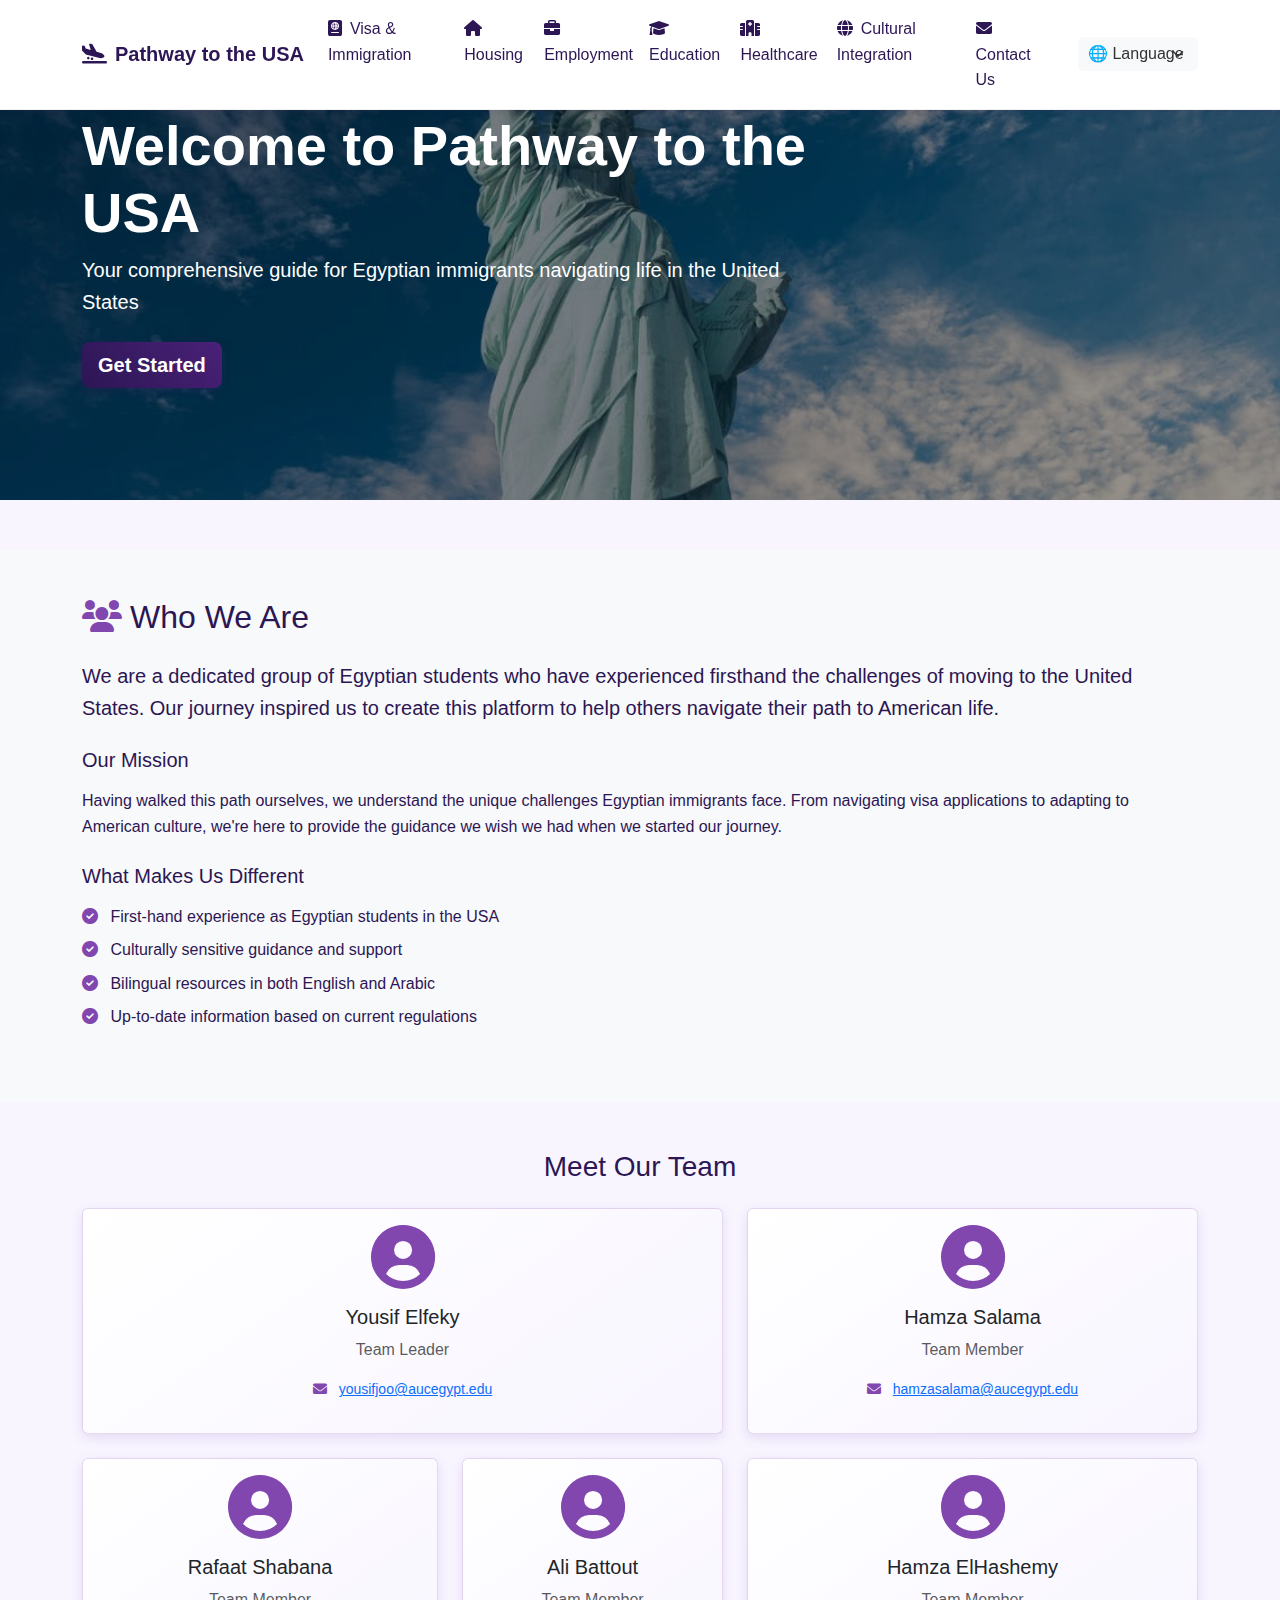
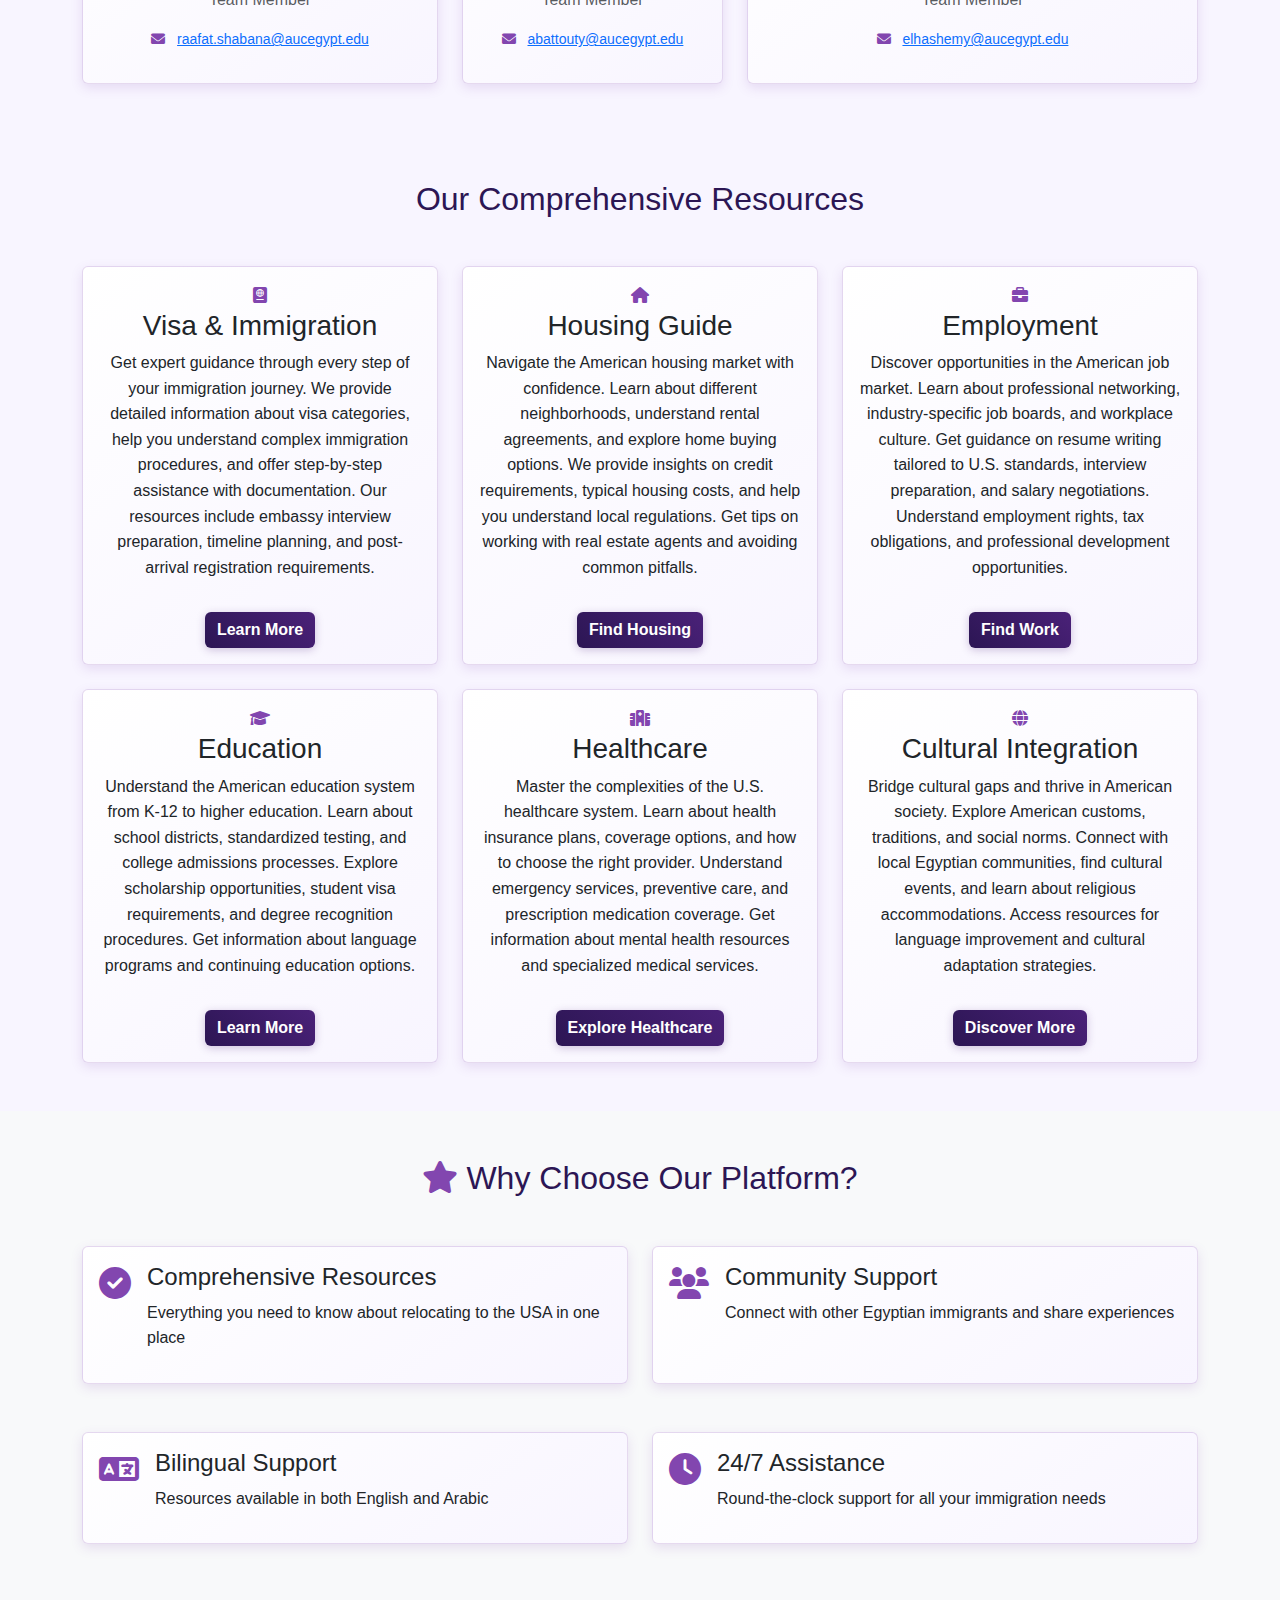
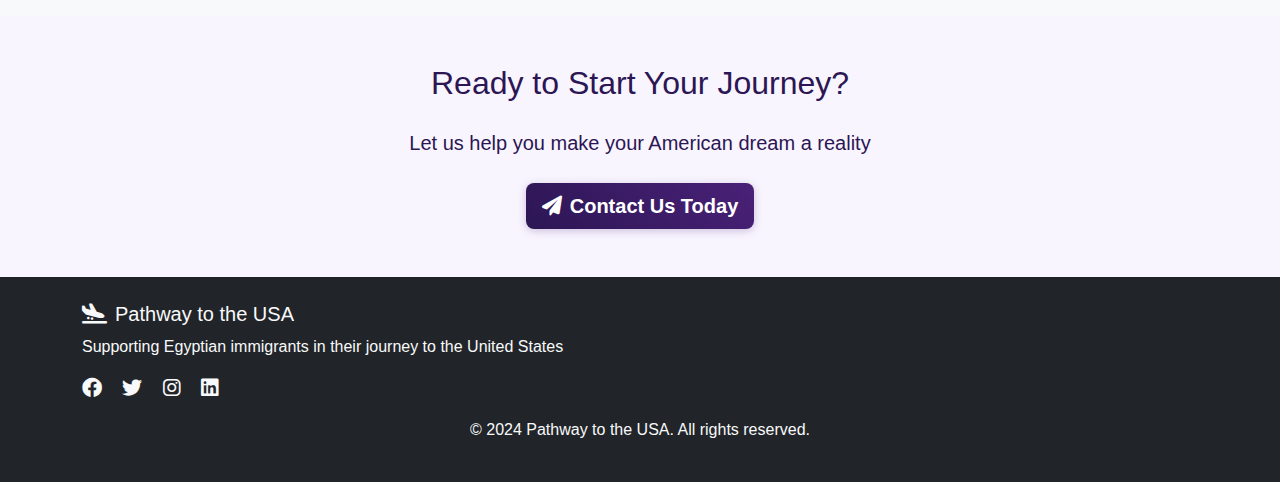
<file: index.html>
<!DOCTYPE html>
<html lang="en">
<head>
    <meta charset="UTF-8">
    <meta name="viewport" content="width=device-width, initial-scale=1.0">
    <title>Pathway to the USA - Your Guide to American Life</title>
    <link href="https://cdn.jsdelivr.net/npm/bootstrap@5.3.0/dist/css/bootstrap.min.css" rel="stylesheet">
    <link href="css/custom.css" rel="stylesheet">
    <link rel="stylesheet" href="https://cdnjs.cloudflare.com/ajax/libs/font-awesome/6.0.0/css/all.min.css">
</head>
<body>
    <!-- Navigation Bar -->
    <nav class="navbar navbar-expand-lg navbar-light bg-light fixed-top">
        <div class="container">
            <a class="navbar-brand" href="#">
                <i class="fas fa-plane-arrival me-2"></i>Pathway to the USA
            </a>
            <button class="navbar-toggler" type="button" data-bs-toggle="collapse" data-bs-target="#navbarNav">
                <span class="navbar-toggler-icon"></span>
            </button>
            <div class="collapse navbar-collapse" id="navbarNav">
                <ul class="navbar-nav ms-auto">
                    <li class="nav-item">
                        <a class="nav-link" href="pages/visa.html">
                            <i class="fas fa-passport me-2"></i>Visa & Immigration
                        </a>
                    </li>
                    <li class="nav-item">
                        <a class="nav-link" href="pages/housing.html">
                            <i class="fas fa-home me-2"></i>Housing
                        </a>
                    </li>
                    <li class="nav-item">
                        <a class="nav-link" href="pages/employment.html">
                            <i class="fas fa-briefcase me-2"></i>Employment
                        </a>
                    </li>
                    <li class="nav-item">
                        <a class="nav-link" href="pages/education.html">
                            <i class="fas fa-graduation-cap me-2"></i>Education
                        </a>
                    </li>
                    <li class="nav-item">
                        <a class="nav-link" href="pages/healthcare.html">
                            <i class="fas fa-hospital me-2"></i>Healthcare
                        </a>
                    </li>
                    <li class="nav-item">
                        <a class="nav-link" href="pages/culture.html">
                            <i class="fas fa-globe me-2"></i>Cultural Integration
                        </a>
                    </li>
                    <li class="nav-item">
                        <a class="nav-link" href="pages/contact.html">
                            <i class="fas fa-envelope me-2"></i>Contact Us
                        </a>
                    </li>
                </ul>
                <div class="language-selector ms-3">
                    <select onchange="window.location.href=this.value;" class="form-select form-select-sm bg-light border-0">
                        <option value="#">🌐 Language</option>
                        <option value="https://translate.google.com/translate?hl=en&sl=en&tl=ar&u=https://yousif-elfeky.github.io/pathways-us-website/index.html">
                            🇪🇬 العربية
                        </option>
                        <option value="https://yousif-elfeky.github.io/pathways-us-website/index.html">
                            🇺🇸 English
                        </option>
                    </select>
                </div>
            </div>
        </div>
    </nav>

    <!-- Hero Section -->
    <header class="hero-section main-hero">
        <div class="container">
            <div class="row align-items-center">
                <div class="col-lg-8">
                    <h1 class="display-4 text-white fw-bold">Welcome to Pathway to the USA</h1>
                    <p class="lead text-white mb-4">Your comprehensive guide for Egyptian immigrants navigating life in the United States</p>
                    <a href="#features" class="btn btn-primary btn-lg">Get Started</a>
                </div>
            </div>
        </div>
    </header>

    <!-- After Hero Section and before Features Section -->
    <section class="who-we-are py-5 bg-light">
        <div class="container">
            <div class="row align-items-center">
                <div class="col-lg-12">
                    <h2 class="mb-4">
                        <i class="fas fa-users text-primary me-2"></i>Who We Are
                    </h2>
                    <p class="lead mb-4">
                        We are a dedicated group of Egyptian students who have experienced firsthand the challenges of moving to the United States. Our journey inspired us to create this platform to help others navigate their path to American life.
                    </p>
                    <div class="mb-4">
                        <h5 class="mb-3">Our Mission</h5>
                        <p>
                            Having walked this path ourselves, we understand the unique challenges Egyptian immigrants face. From navigating visa applications to adapting to American culture, we're here to provide the guidance we wish we had when we started our journey.
                        </p>
                    </div>
                    <div class="mb-4">
                        <h5 class="mb-3">What Makes Us Different</h5>
                        <ul class="list-unstyled">
                            <li class="mb-2">
                                <i class="fas fa-check-circle text-primary me-2"></i>
                                First-hand experience as Egyptian students in the USA
                            </li>
                            <li class="mb-2">
                                <i class="fas fa-check-circle text-primary me-2"></i>
                                Culturally sensitive guidance and support
                            </li>
                            <li class="mb-2">
                                <i class="fas fa-check-circle text-primary me-2"></i>
                                Bilingual resources in both English and Arabic
                            </li>
                            <li>
                                <i class="fas fa-check-circle text-primary me-2"></i>
                                Up-to-date information based on current regulations
                            </li>
                        </ul>
                    </div>
                </div>
            </div>
        </div>
    </section>

    <div class="container">
        <div id="team" class="team-members mt-5 mb-5">
            <h3 class="text-center mb-4">Meet Our Team</h3>
            <div class="row g-4">
                <!-- First row: 2 members with different sizes -->
                <div class="col-md-7">
                    <div class="card team-card h-100">
                        <div class="card-body text-center">
                            <div class="mb-3">
                                <i class="fas fa-user-circle fa-4x text-primary"></i>
                            </div>
                            <h5 class="card-title">Yousif Elfeky</h5>
                            <p class="card-text text-muted">Team Leader</p>
                            <p class="small">
                                <i class="fas fa-envelope me-2"></i>
                                <a href="mailto:yousifjoo@aucegypt.edu">yousifjoo@aucegypt.edu</a>
                            </p>
                        </div>
                    </div>
                </div>
                <div class="col-md-5">
                    <div class="card team-card h-100">
                        <div class="card-body text-center">
                            <div class="mb-3">
                                <i class="fas fa-user-circle fa-4x text-primary"></i>
                            </div>
                            <h5 class="card-title">Hamza Salama</h5>
                            <p class="card-text text-muted">Team Member</p>
                            <p class="small">
                                <i class="fas fa-envelope me-2"></i>
                                <a href="mailto:hamzasalama@aucegypt.edu">hamzasalama@aucegypt.edu</a>
                            </p>
                        </div>
                    </div>
                </div>
                <!-- Second row: 3 members with different sizes -->
                <div class="col-md-4">
                    <div class="card team-card h-100">
                        <div class="card-body text-center">
                            <div class="mb-3">
                                <i class="fas fa-user-circle fa-4x text-primary"></i>
                            </div>
                            <h5 class="card-title">Rafaat Shabana</h5>
                            <p class="card-text text-muted">Team Member</p>
                            <p class="small">
                                <i class="fas fa-envelope me-2"></i>
                                <a href="mailto:raafat.shabana@aucegypt.edu">raafat.shabana@aucegypt.edu</a>
                            </p>
                        </div>
                    </div>
                </div>
                <div class="col-md-3">
                    <div class="card team-card h-100">
                        <div class="card-body text-center">
                            <div class="mb-3">
                                <i class="fas fa-user-circle fa-4x text-primary"></i>
                            </div>
                            <h5 class="card-title">Ali Battout</h5>
                            <p class="card-text text-muted">Team Member</p>
                            <p class="small">
                                <i class="fas fa-envelope me-2"></i>
                                <a href="mailto:abattouty@aucegypt.edu">abattouty@aucegypt.edu</a>
                            </p>
                        </div>
                    </div>
                </div>
                <div class="col-md-5">
                    <div class="card team-card h-100">
                        <div class="card-body text-center">
                            <div class="mb-3">
                                <i class="fas fa-user-circle fa-4x text-primary"></i>
                            </div>
                            <h5 class="card-title">Hamza ElHashemy</h5>
                            <p class="card-text text-muted">Team Member</p>
                            <p class="small">
                                <i class="fas fa-envelope me-2"></i>
                                <a href="mailto:elhashemy@aucegypt.edu">elhashemy@aucegypt.edu</a>
                            </p>
                        </div>
                    </div>
                </div>
            </div>
        </div>
    </div>

    <main>
        <!-- Features Section -->
        <section id="features" class="features py-5 position-relative">
            <div class="container">
                <h2 class="text-center mb-5">Our Comprehensive Resources</h2>
                <div class="row g-4">
                    <!-- Visa & Immigration -->
                    <div class="col-md-6 col-lg-4">
                        <div class="card h-100">
                            <div class="card-body text-center">
                                <i class="fas fa-passport feature-icon"></i>
                                <h3 class="card-title">Visa & Immigration</h3>
                                <p class="card-text">
                                    Get expert guidance through every step of your immigration journey. We provide detailed information about visa categories, help you understand complex immigration procedures, and offer step-by-step assistance with documentation. Our resources include embassy interview preparation, timeline planning, and post-arrival registration requirements.
                                </p>
                                <a href="pages/visa.html" class="btn btn-primary mt-3">Learn More</a>
                            </div>
                        </div>
                    </div>

                    <!-- Housing -->
                    <div class="col-md-6 col-lg-4">
                        <div class="card h-100">
                            <div class="card-body text-center">
                                <i class="fas fa-home feature-icon"></i>
                                <h3 class="card-title">Housing Guide</h3>
                                <p class="card-text">
                                    Navigate the American housing market with confidence. Learn about different neighborhoods, understand rental agreements, and explore home buying options. We provide insights on credit requirements, typical housing costs, and help you understand local regulations. Get tips on working with real estate agents and avoiding common pitfalls.
                                </p>
                                <a href="pages/housing.html" class="btn btn-primary mt-3">Find Housing</a>
                            </div>
                        </div>
                    </div>

                    <!-- Employment -->
                    <div class="col-md-6 col-lg-4">
                        <div class="card h-100">
                            <div class="card-body text-center">
                                <i class="fas fa-briefcase feature-icon"></i>
                                <h3 class="card-title">Employment</h3>
                                <p class="card-text">
                                    Discover opportunities in the American job market. Learn about professional networking, industry-specific job boards, and workplace culture. Get guidance on resume writing tailored to U.S. standards, interview preparation, and salary negotiations. Understand employment rights, tax obligations, and professional development opportunities.
                                </p>
                                <a href="pages/employment.html" class="btn btn-primary mt-3">Find Work</a>
                            </div>
                        </div>
                    </div>

                    <!-- Education -->
                    <div class="col-md-6 col-lg-4">
                        <div class="card h-100">
                            <div class="card-body text-center">
                                <i class="fas fa-graduation-cap feature-icon"></i>
                                <h3 class="card-title">Education</h3>
                                <p class="card-text">
                                    Understand the American education system from K-12 to higher education. Learn about school districts, standardized testing, and college admissions processes. Explore scholarship opportunities, student visa requirements, and degree recognition procedures. Get information about language programs and continuing education options.
                                </p>
                                <a href="pages/education.html" class="btn btn-primary mt-3">Learn More</a>
                            </div>
                        </div>
                    </div>

                    <!-- Healthcare -->
                    <div class="col-md-6 col-lg-4">
                        <div class="card h-100">
                            <div class="card-body text-center">
                                <i class="fas fa-hospital feature-icon"></i>
                                <h3 class="card-title">Healthcare</h3>
                                <p class="card-text">
                                    Master the complexities of the U.S. healthcare system. Learn about health insurance plans, coverage options, and how to choose the right provider. Understand emergency services, preventive care, and prescription medication coverage. Get information about mental health resources and specialized medical services.
                                </p>
                                <a href="pages/healthcare.html" class="btn btn-primary mt-3">Explore Healthcare</a>
                            </div>
                        </div>
                    </div>

                    <!-- Cultural Integration -->
                    <div class="col-md-6 col-lg-4">
                        <div class="card h-100">
                            <div class="card-body text-center">
                                <i class="fas fa-globe feature-icon"></i>
                                <h3 class="card-title">Cultural Integration</h3>
                                <p class="card-text">
                                    Bridge cultural gaps and thrive in American society. Explore American customs, traditions, and social norms. Connect with local Egyptian communities, find cultural events, and learn about religious accommodations. Access resources for language improvement and cultural adaptation strategies.
                                </p>
                                <a href="pages/culture.html" class="btn btn-primary mt-3">Discover More</a>
                            </div>
                        </div>
                    </div>
                </div>
            </div>
        </section>

        <!-- Why Choose Us Section -->
        <section class="why-choose-us py-5 bg-light">
            <div class="container">
                <h2 class="text-center mb-5">
                    <i class="fas fa-star text-primary me-2"></i>Why Choose Our Platform?
                </h2>
                <div class="row g-4">
                    <div class="col-md-6 mb-4">
                        <div class="card h-100">
                            <div class="card-body">
                                <div class="d-flex align-items-start">
                                    <i class="fas fa-check-circle text-primary me-3 mt-1 fa-2x"></i>
                                    <div>
                                        <h4>Comprehensive Resources</h4>
                                        <p>Everything you need to know about relocating to the USA in one place</p>
                                    </div>
                                </div>
                            </div>
                        </div>
                    </div>
                    <div class="col-md-6 mb-4">
                        <div class="card h-100">
                            <div class="card-body">
                                <div class="d-flex align-items-start">
                                    <i class="fas fa-users text-primary me-3 mt-1 fa-2x"></i>
                                    <div>
                                        <h4>Community Support</h4>
                                        <p>Connect with other Egyptian immigrants and share experiences</p>
                                    </div>
                                </div>
                            </div>
                        </div>
                    </div>
                    <div class="col-md-6 mb-4">
                        <div class="card h-100">
                            <div class="card-body">
                                <div class="d-flex align-items-start">
                                    <i class="fas fa-language text-primary me-3 mt-1 fa-2x"></i>
                                    <div>
                                        <h4>Bilingual Support</h4>
                                        <p>Resources available in both English and Arabic</p>
                                    </div>
                                </div>
                            </div>
                        </div>
                    </div>
                    <div class="col-md-6 mb-4">
                        <div class="card h-100">
                            <div class="card-body">
                                <div class="d-flex align-items-start">
                                    <i class="fas fa-clock text-primary me-3 mt-1 fa-2x"></i>
                                    <div>
                                        <h4>24/7 Assistance</h4>
                                        <p>Round-the-clock support for all your immigration needs</p>
                                    </div>
                                </div>
                            </div>
                        </div>
                    </div>
                </div>
            </div>
        </section>

        <!-- Call to Action -->
        <section class="cta py-5">
            <div class="container">
                <div class="row">
                    <div class="col-lg-8 mx-auto text-center">
                        <h2 class="mb-4">Ready to Start Your Journey?</h2>
                        <p class="lead mb-4">Let us help you make your American dream a reality</p>
                        <a href="pages/contact.html" class="btn btn-primary btn-lg">
                            <i class="fas fa-paper-plane me-2"></i>Contact Us Today
                        </a>
                    </div>
                </div>
            </div>
        </section>
    </main>

    <!-- Footer -->
    <footer class="bg-dark text-light py-4">
        <div class="container">
            <div class="row">
                <div class="col-md-6">
                    <h5><i class="fas fa-plane-arrival me-2"></i>Pathway to the USA</h5>
                    <p>Supporting Egyptian immigrants in their journey to the United States</p>
                    <div class="social-links">
                        <a href="#" class="text-light me-3"><i class="fab fa-facebook fa-lg"></i></a>
                        <a href="#" class="text-light me-3"><i class="fab fa-twitter fa-lg"></i></a>
                        <a href="#" class="text-light me-3"><i class="fab fa-instagram fa-lg"></i></a>
                        <a href="#" class="text-light"><i class="fab fa-linkedin fa-lg"></i></a>
                    </div>
                </div>
                <div class="col-md-6 text-md-end">
                </div>
            </div>
            <div class="text-center mt-3">
                <p>&copy; 2024 Pathway to the USA. All rights reserved.</p>
            </div>
        </div>
    </footer>

    <script src="https://cdn.jsdelivr.net/npm/bootstrap@5.3.0/dist/js/bootstrap.bundle.min.js"></script>
    <script src="js/main.js"></script>
</body>
</html>
</file>
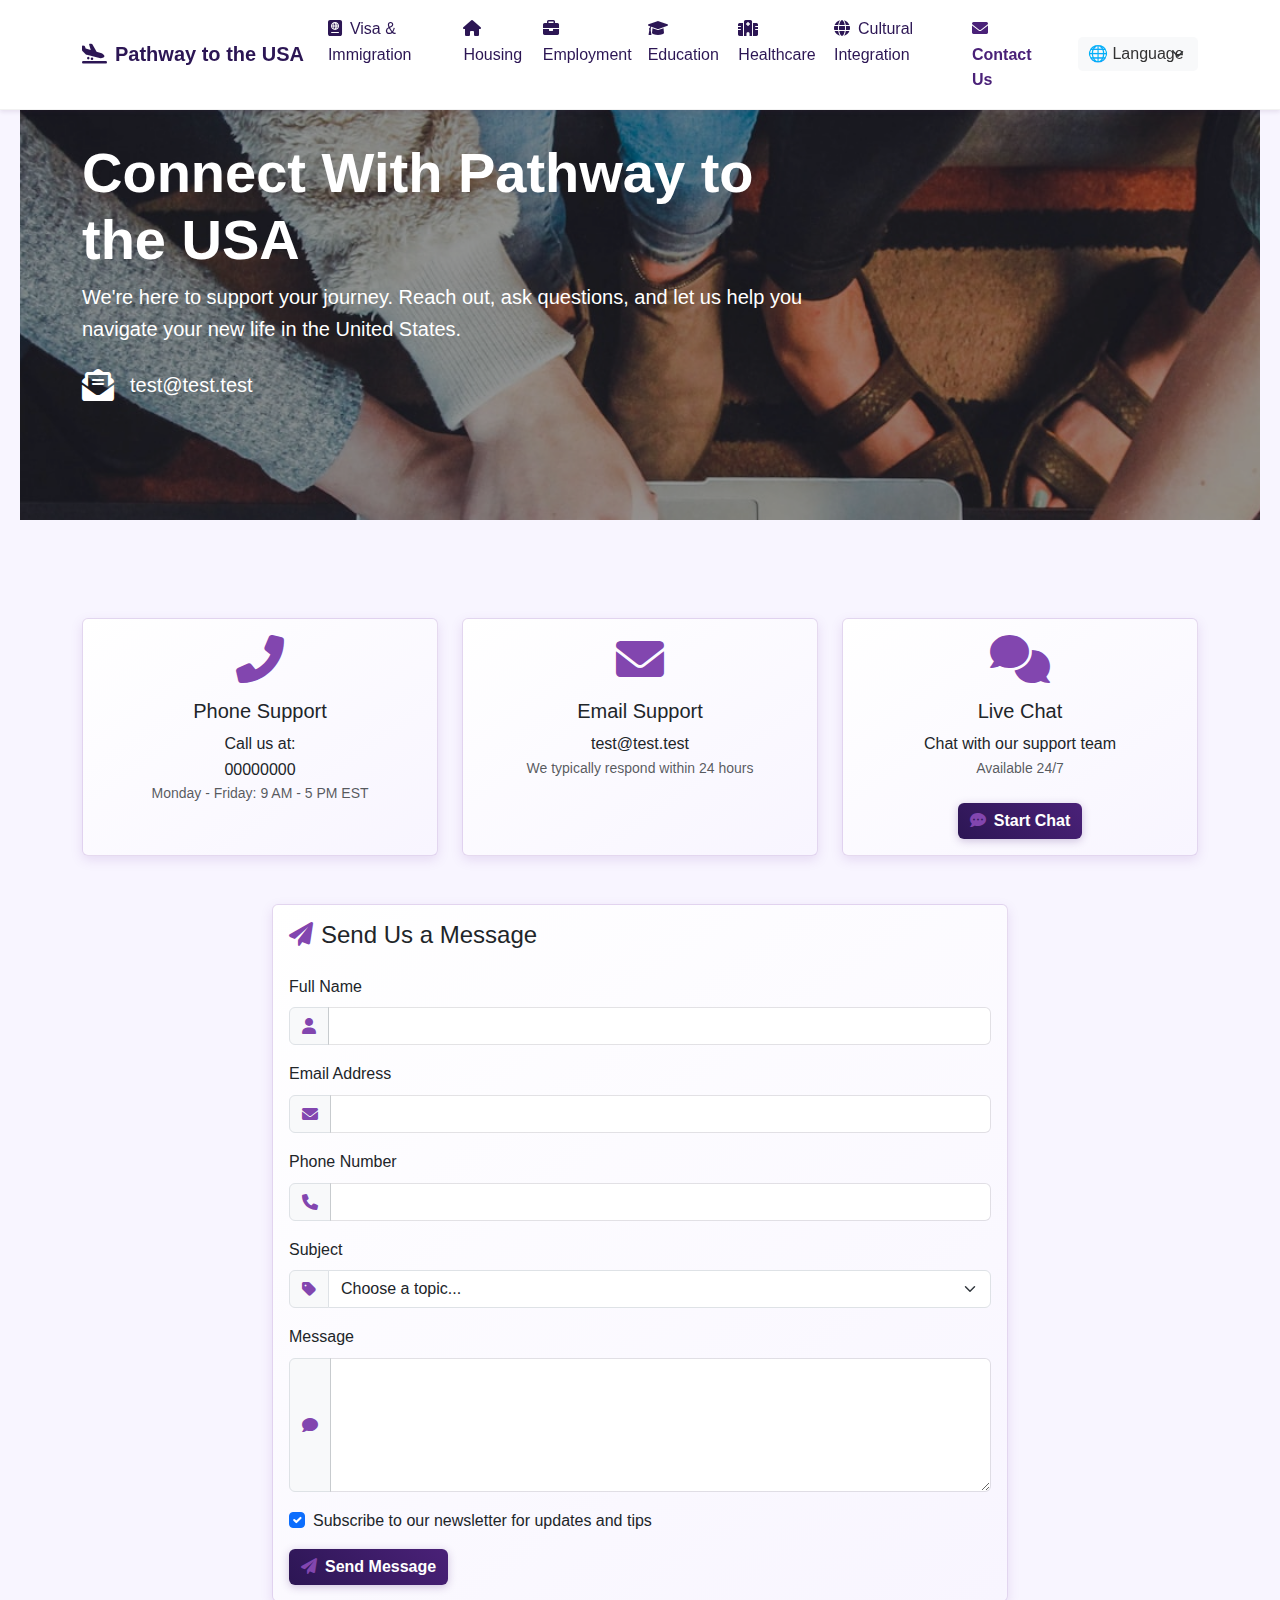
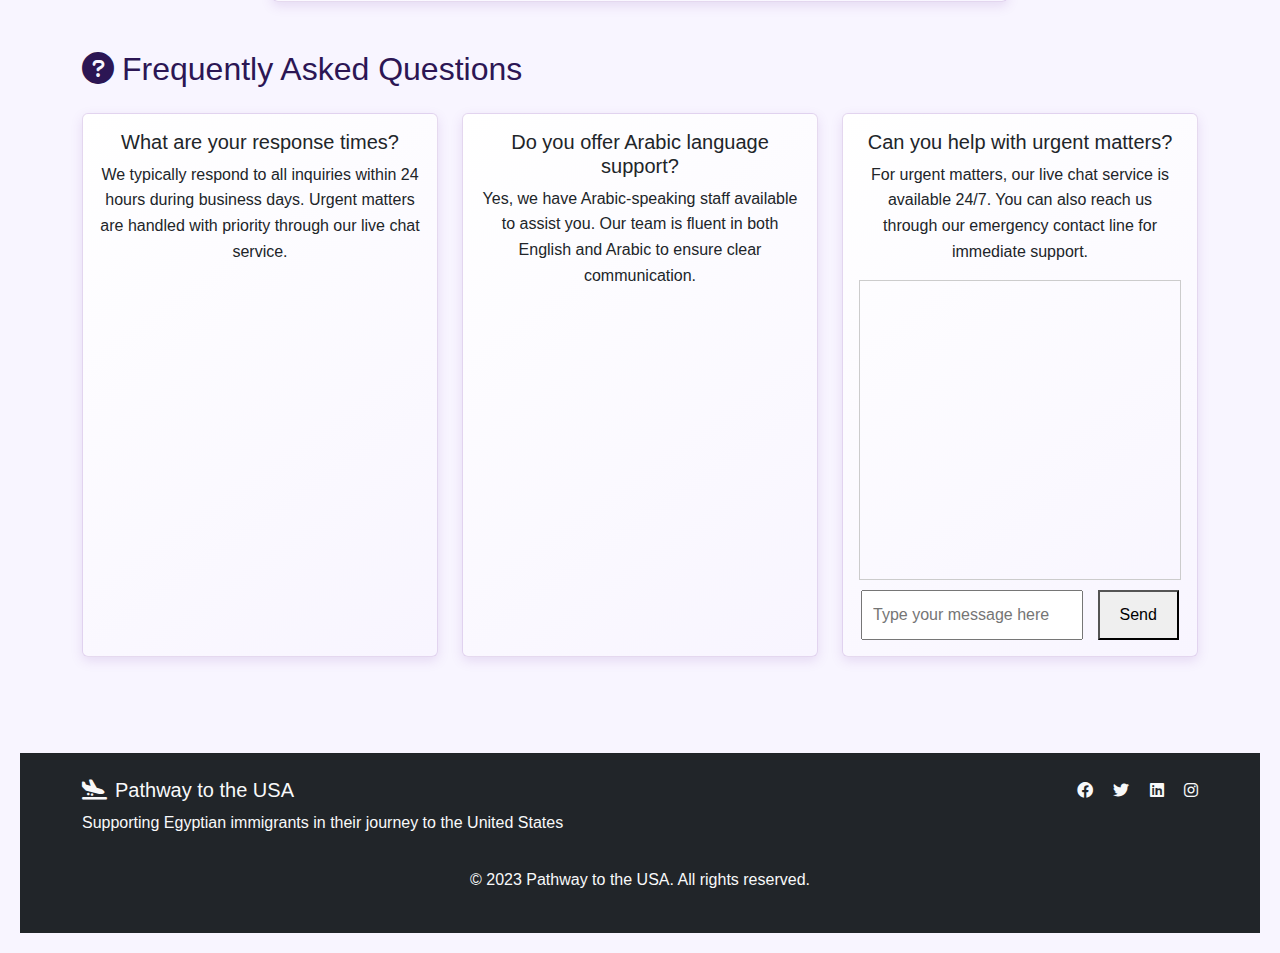
<file: pages/contact.html>
<!DOCTYPE html>
<html lang="en">
<head>
    <meta charset="UTF-8">
    <meta name="viewport" content="width=device-width, initial-scale=1.0">
    <title>Contact Us - Pathway to the USA</title>
    <link href="https://cdn.jsdelivr.net/npm/bootstrap@5.3.0/dist/css/bootstrap.min.css" rel="stylesheet">
    <link href="../css/custom.css" rel="stylesheet">
    <link rel="stylesheet" href="https://cdnjs.cloudflare.com/ajax/libs/font-awesome/6.0.0/css/all.min.css">
</head>
<body>
    <!-- Navigation Bar -->
    <nav class="navbar navbar-expand-lg navbar-light bg-light fixed-top">
        <div class="container">
            <a class="navbar-brand" href="../index.html">
                <i class="fas fa-plane-arrival me-2"></i>Pathway to the USA
            </a>
            <button class="navbar-toggler" type="button" data-bs-toggle="collapse" data-bs-target="#navbarNav">
                <span class="navbar-toggler-icon"></span>
            </button>
            <div class="collapse navbar-collapse" id="navbarNav">
                <ul class="navbar-nav ms-auto">
                    <li class="nav-item">
                        <a class="nav-link" href="visa.html">
                            <i class="fas fa-passport me-2"></i>Visa & Immigration
                        </a>
                    </li>
                    <li class="nav-item">
                        <a class="nav-link" href="housing.html">
                            <i class="fas fa-home me-2"></i>Housing
                        </a>
                    </li>
                    <li class="nav-item">
                        <a class="nav-link" href="employment.html">
                            <i class="fas fa-briefcase me-2"></i>Employment
                        </a>
                    </li>
                    <li class="nav-item">
                        <a class="nav-link" href="education.html">
                            <i class="fas fa-graduation-cap me-2"></i>Education
                        </a>
                    </li>
                    <li class="nav-item">
                        <a class="nav-link" href="healthcare.html">
                            <i class="fas fa-hospital me-2"></i>Healthcare
                        </a>
                    </li>
                    <li class="nav-item">
                        <a class="nav-link" href="culture.html">
                            <i class="fas fa-globe me-2"></i>Cultural Integration
                        </a>
                    </li>
                    <li class="nav-item">
                        <a class="nav-link active" href="contact.html">
                            <i class="fas fa-envelope me-2"></i>Contact Us
                        </a>
                    </li>
                </ul>
                <div class="language-selector ms-3">
                    <select onchange="window.location.href=this.value;" class="form-select form-select-sm bg-light border-0">
                        <option value="#">🌐 Language</option>
                        <option value="https://translate.google.com/translate?hl=en&sl=en&tl=ar&u=https://yousif-elfeky.github.io/pathways-us-website/pages/contact.html">
                            🇪🇬 العربية
                        </option>
                        <option value="https://yousif-elfeky.github.io/pathways-us-website/pages/contact.html">
                            🇺🇸 English
                        </option>
                    </select>
                </div>
            </div>
        </div>
    </nav>

    <!-- Page Header -->
    <header class="hero-section contact-hero">
        <div class="container">
            <div class="row align-items-center">
                <div class="col-lg-8">
                    <h1 class="display-4 text-white fw-bold">Connect With Pathway to the USA</h1>
                    <p class="lead text-white mb-4">We're here to support your journey. Reach out, ask questions, and let us help you navigate your new life in the United States.</p>
                    <div class="d-flex align-items-center">
                        <i class="fas fa-envelope-open-text fa-2x me-3 text-white"></i>
                        <span class="h5 mb-0 text-white">test@test.test</span>
                    </div>
                </div>
            </div>
        </div>
    </header>

    <!-- Main Content -->
    <main class="py-5">
        <div class="container">
            <!-- Contact Information -->
            <section class="mb-5">
                <div class="row g-4">
                    <div class="col-md-4">
                        <div class="card h-100 text-center">
                            <div class="card-body">
                                <i class="fas fa-phone-alt fa-3x text-primary mb-3"></i>
                                <h3 class="h5">Phone Support</h3>
                                <p class="mb-0">Call us at:<br>00000000</p>
                                <p class="text-muted small">Monday - Friday: 9 AM - 5 PM EST</p>
                            </div>
                        </div>
                    </div>
                    <div class="col-md-4">
                        <div class="card h-100 text-center">
                            <div class="card-body">
                                <i class="fas fa-envelope fa-3x text-primary mb-3"></i>
                                <h3 class="h5">Email Support</h3>
                                <p class="mb-0">test@test.test</p>
                                <p class="text-muted small">We typically respond within 24 hours</p>
                            </div>
                        </div>
                    </div>
                    <div class="col-md-4">
                        <div class="card h-100 text-center">
                            <div class="card-body">
                                <i class="fas fa-comments fa-3x text-primary mb-3"></i>
                                <h3 class="h5">Live Chat</h3>
                                <p class="mb-0">Chat with our support team</p>
                                <p class="text-muted small">Available 24/7</p>
                                <button class="btn btn-primary mt-2">
                                    <i class="fas fa-comment-dots me-2"></i>Start Chat
                                </button>
                            </div>
                        </div>
                    </div>
                </div>
            </section>

            <!-- Contact Form -->
            <section class="mb-5">
                <div class="row">
                    <div class="col-lg-8 mx-auto">
                        <div class="card">
                            <div class="card-body">
                                <h2 class="card-title h4 mb-4"><i class="fas fa-paper-plane me-2 text-primary"></i>Send Us a Message</h2>
                                <form id="contactForm" class="needs-validation" novalidate>
                                    <div class="mb-3">
                                        <label for="name" class="form-label">Full Name</label>
                                        <div class="input-group">
                                            <span class="input-group-text"><i class="fas fa-user"></i></span>
                                            <input type="text" class="form-control" id="name" required>
                                        </div>
                                    </div>
                                    <div class="mb-3">
                                        <label for="email" class="form-label">Email Address</label>
                                        <div class="input-group">
                                            <span class="input-group-text"><i class="fas fa-envelope"></i></span>
                                            <input type="email" class="form-control" id="email" required>
                                        </div>
                                    </div>
                                    <div class="mb-3">
                                        <label for="phone" class="form-label">Phone Number</label>
                                        <div class="input-group">
                                            <span class="input-group-text"><i class="fas fa-phone"></i></span>
                                            <input type="tel" class="form-control" id="phone">
                                        </div>
                                    </div>
                                    <div class="mb-3">
                                        <label for="subject" class="form-label">Subject</label>
                                        <div class="input-group">
                                            <span class="input-group-text"><i class="fas fa-tag"></i></span>
                                            <select class="form-select" id="subject" required>
                                                <option value="">Choose a topic...</option>
                                                <option value="visa">Visa & Immigration</option>
                                                <option value="housing">Housing</option>
                                                <option value="employment">Employment</option>
                                                <option value="education">Education</option>
                                                <option value="healthcare">Healthcare</option>
                                                <option value="culture">Cultural Integration</option>
                                                <option value="other">Other</option>
                                            </select>
                                        </div>
                                    </div>
                                    <div class="mb-3">
                                        <label for="message" class="form-label">Message</label>
                                        <div class="input-group">
                                            <span class="input-group-text"><i class="fas fa-comment"></i></span>
                                            <textarea class="form-control" id="message" rows="5" required></textarea>
                                        </div>
                                    </div>
                                    <div class="mb-3">
                                        <div class="form-check">
                                            <input class="form-check-input" type="checkbox" id="newsletter" checked>
                                            <label class="form-check-label" for="newsletter">
                                                Subscribe to our newsletter for updates and tips
                                            </label>
                                        </div>
                                    </div>
                                    <button type="submit" class="btn btn-primary">
                                        <i class="fas fa-paper-plane me-2"></i>Send Message
                                    </button>
                                </form>
                            </div>
                        </div>
                    </div>
                </div>
            </section>

            <!-- FAQ Section -->
            <section class="mb-5">
                <h2 class="mb-4 section-title"><i class="fas fa-question-circle me-2"></i>Frequently Asked Questions</h2>
                <div class="row g-4">
                    <div class="col-md-4">
                        <div class="card h-100 feature-card">
                            <div class="card-body text-center">
                                <h3 class="card-title h5">What are your response times?</h3>
                                <p>We typically respond to all inquiries within 24 hours during business days. Urgent matters are handled with priority through our live chat service.</p>
                            </div>
                        </div>
                    </div>

                    <div class="col-md-4">
                        <div class="card h-100 feature-card">
                            <div class="card-body text-center">
                                <h3 class="card-title h5">Do you offer Arabic language support?</h3>
                                <p>Yes, we have Arabic-speaking staff available to assist you. Our team is fluent in both English and Arabic to ensure clear communication.</p>
                            </div>
                        </div>
                    </div>

                    <div class="col-md-4">
                        <div class="card h-100 feature-card">
                            <div class="card-body text-center">
                                <h3 class="card-title h5">Can you help with urgent matters?</h3>
                                <p>For urgent matters, our live chat service is available 24/7. You can also reach us through our emergency contact line for immediate support.</p>
                                <head>
    <meta charset="UTF-8">
    <meta name="viewport" content="width=device-width, initial-scale=1.0">
    <title>AI Bot</title>
    <style>
        body {
            font-family: Arial, sans-serif;
            margin: 20px;
        }
        #chatbox {
            width: 100%;
            height: 300px;
            overflow-y: scroll;
            border: 1px solid #ccc;
            padding: 10px;
            margin-bottom: 10px;
        }
        #userInput {
            width: calc(100% - 100px);
            padding: 10px;
            margin-right: 10px;
        }
        #sendBtn {
            padding: 10px 20px;
        }
    </style>
</head>
<body>
    <div id="chatbox"></div>
    <input type="text" id="userInput" placeholder="Type your message here">
    <button id="sendBtn">Send</button>
    <script>
        const chatbox = document.getElementById("chatbox");
        const userInput = document.getElementById("userInput");
        const sendBtn = document.getElementById("sendBtn");

        const responses = {
            "hello": "Hi there! How can I assist you today?",
            "how are you": "I'm just a bot, but I'm functioning as expected!",
            "bye": "Goodbye! Have a great day!",
            "default": "This question exceeds my capabilities one of our team members will give you a personalized responses within 2 minutes!"
        };

        function handleUserInput() {
            const userMessage = userInput.value.toLowerCase();
            displayMessage("You", userMessage);
            const botResponse = responses[userMessage] || responses["default"];
            displayMessage("Bot", botResponse);
            userInput.value = "";
        }

        function displayMessage(sender, message) {
            const messageElement = document.createElement("p");
            messageElement.innerHTML = `<strong>${sender}:</strong> ${message}`;
            chatbox.appendChild(messageElement);
            chatbox.scrollTop = chatbox.scrollHeight;
        }

        sendBtn.addEventListener("click", handleUserInput);

        userInput.addEventListener("keydown", (event) => {
            if (event.key === "Enter") {
                handleUserInput();
            }
        });
    </script>
</body>

                            </div>
                        </div>
                    </div>
                </div>
            </section>
        </div>
    </main>

    <!-- Footer -->
    <footer class="bg-dark text-light py-4">
        <div class="container">
            <div class="row">
                <div class="col-md-6">
                    <h5><i class="fas fa-plane-arrival me-2"></i>Pathway to the USA</h5>
                    <p>Supporting Egyptian immigrants in their journey to the United States</p>
                </div>
                <div class="col-md-6 text-md-end">
                    <div class="social-links">
                        <a href="#" class="text-light me-3"><i class="fab fa-facebook"></i></a>
                        <a href="#" class="text-light me-3"><i class="fab fa-twitter"></i></a>
                        <a href="#" class="text-light me-3"><i class="fab fa-linkedin"></i></a>
                        <a href="#" class="text-light"><i class="fab fa-instagram"></i></a>
                </div>
            </div>
            <div class="text-center mt-3">
                <p>&copy; 2023 Pathway to the USA. All rights reserved.</p>
            </div>
        </div>
    </footer>

    <script src="https://cdn.jsdelivr.net/npm/bootstrap@5.3.0/dist/js/bootstrap.bundle.min.js"></script>
    <script src="../js/main.js"></script>
</body>
</html>
</file>
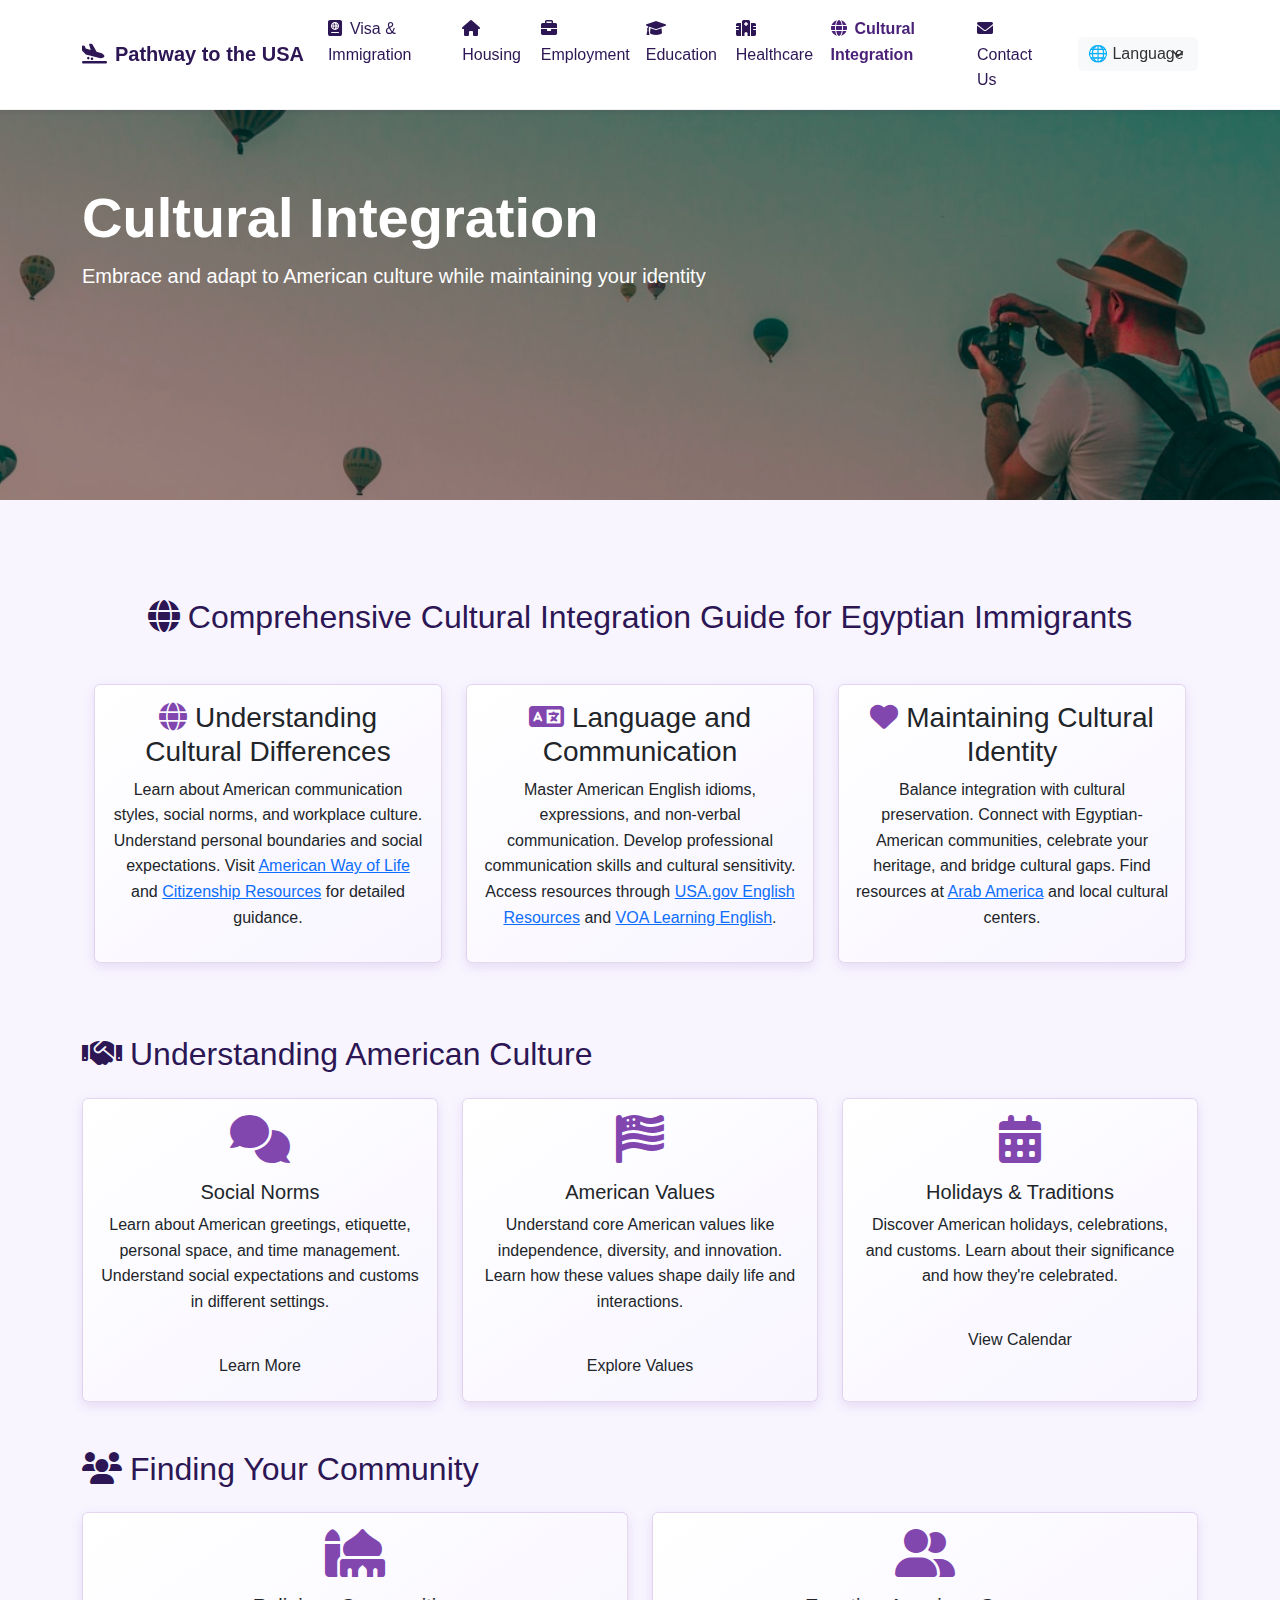
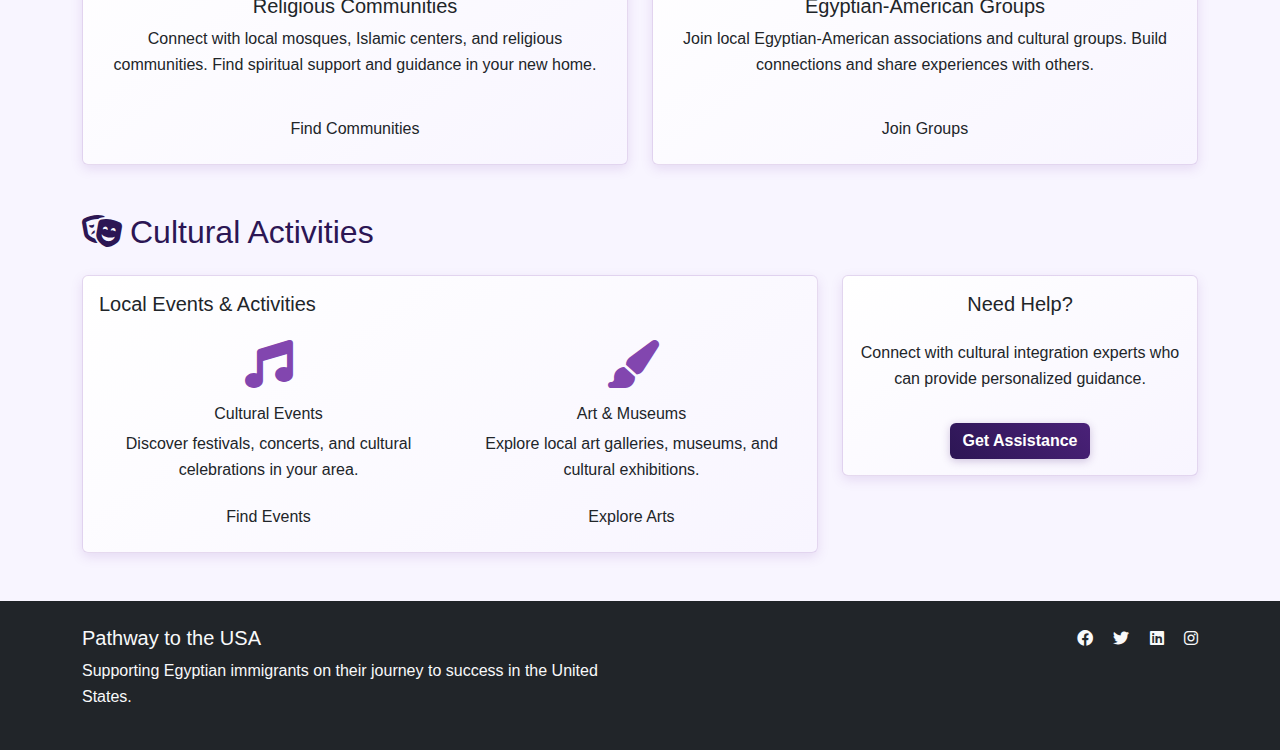
<file: pages/culture.html>
<!DOCTYPE html>
<html lang="en">
<head>
    <meta charset="UTF-8">
    <meta name="viewport" content="width=device-width, initial-scale=1.0">
    <title>Cultural Integration - Pathway to the USA</title>
    <link href="https://cdn.jsdelivr.net/npm/bootstrap@5.3.0/dist/css/bootstrap.min.css" rel="stylesheet">
    <link href="../css/custom.css" rel="stylesheet">
    <link href="https://cdnjs.cloudflare.com/ajax/libs/font-awesome/6.0.0/css/all.min.css" rel="stylesheet">
</head>
<body>
    <!-- Navigation Bar -->
    <nav class="navbar navbar-expand-lg navbar-light bg-light fixed-top">
        <div class="container">
            <a class="navbar-brand" href="../index.html">
                <i class="fas fa-plane-arrival me-2"></i>Pathway to the USA
            </a>
            <button class="navbar-toggler" type="button" data-bs-toggle="collapse" data-bs-target="#navbarNav">
                <span class="navbar-toggler-icon"></span>
            </button>
            <div class="collapse navbar-collapse" id="navbarNav">
                <ul class="navbar-nav ms-auto">
                    <li class="nav-item">
                        <a class="nav-link" href="visa.html"><i class="fas fa-passport me-2"></i>Visa & Immigration</a>
                    </li>
                    <li class="nav-item">
                        <a class="nav-link" href="housing.html"><i class="fas fa-home me-2"></i>Housing</a>
                    </li>
                    <li class="nav-item">
                        <a class="nav-link" href="employment.html"><i class="fas fa-briefcase me-2"></i>Employment</a>
                    </li>
                    <li class="nav-item">
                        <a class="nav-link" href="education.html"><i class="fas fa-graduation-cap me-2"></i>Education</a>
                    </li>
                    <li class="nav-item">
                        <a class="nav-link" href="healthcare.html"><i class="fas fa-hospital me-2"></i>Healthcare</a>
                    </li>
                    <li class="nav-item">
                        <a class="nav-link active" href="culture.html"><i class="fas fa-globe me-2"></i>Cultural Integration</a>
                    </li>
                    <li class="nav-item">
                        <a class="nav-link" href="contact.html"><i class="fas fa-envelope me-2"></i>Contact Us</a>
                    </li>
                </ul>
                <div class="language-selector ms-3">
                    <select onchange="window.location.href=this.value;" class="form-select form-select-sm bg-light border-0">
                        <option value="#">🌐 Language</option>
                        <option value="https://translate.google.com/translate?hl=en&sl=en&tl=ar&u=https://yousif-elfeky.github.io/pathways-us-website/pages/culture.html">
                            🇪🇬 العربية
                        </option>
                        <option value="https://yousif-elfeky.github.io/pathways-us-website/pages/culture.html">
                            🇺🇸 English
                        </option>
                    </select>
                </div>
            </div>
        </div>
    </nav>

    <!-- Page Header -->
    <header class="hero-section culture-hero">
        <div class="container">
            <div class="row align-items-center">
                <div class="col-lg-8">
                    <h1 class="display-4 text-white fw-bold">Cultural Integration</h1>
                    <p class="lead text-white mb-4">Embrace and adapt to American culture while maintaining your identity</p>
                </div>
            </div>
        </div>
    </header>

    <main class="container my-5">
        <!-- Comprehensive Cultural Integration Section -->
<section class="detailed-culture-info py-5">
    <div class="container">
        <h2 class="text-center mb-5"><i class="fas fa-globe me-2"></i>Comprehensive Cultural Integration Guide for Egyptian Immigrants</h2>
        
        <div class="row">
            <div class="col-lg-4 mb-4">
                <div class="card h-100">
                    <div class="card-body text-center">
                        <h3 class="card-title"><i class="fas fa-globe text-primary me-2"></i>Understanding Cultural Differences</h3>
                        <p>Learn about American communication styles, social norms, and workplace culture. Understand personal boundaries and social expectations. Visit <a href="https://www.internationalstudent.com/study_usa/way-of-life/" target="_blank">American Way of Life</a> and <a href="https://www.uscis.gov/citizenship" target="_blank">Citizenship Resources</a> for detailed guidance.</p>
                    </div>
                </div>
            </div>

            <div class="col-lg-4 mb-4">
                <div class="card h-100">
                    <div class="card-body text-center">
                        <h3 class="card-title"><i class="fas fa-language text-primary me-2"></i>Language and Communication</h3>
                        <p>Master American English idioms, expressions, and non-verbal communication. Develop professional communication skills and cultural sensitivity. Access resources through <a href="https://www.usa.gov/learn-english" target="_blank">USA.gov English Resources</a> and <a href="https://learningenglish.voanews.com/" target="_blank">VOA Learning English</a>.</p>
                    </div>
                </div>
            </div>

            <div class="col-lg-4 mb-4">
                <div class="card h-100">
                    <div class="card-body text-center">
                        <h3 class="card-title"><i class="fas fa-heart text-primary me-2"></i>Maintaining Cultural Identity</h3>
                        <p>Balance integration with cultural preservation. Connect with Egyptian-American communities, celebrate your heritage, and bridge cultural gaps. Find resources at <a href="https://www.arabamerica.com/" target="_blank">Arab America</a> and local cultural centers.</p>
                    </div>
                </div>
            </div>
        </div>
    </div>
</section>
        <!-- Cultural Understanding -->
        <section class="mb-5">
            <h2 class="mb-4 section-title"><i class="fas fa-handshake me-2"></i>Understanding American Culture</h2>
            <div class="row g-4">
                <div class="col-md-4">
                    <div class="card h-100 feature-card">
                        <div class="card-body text-center">
                            <div class="icon-circle mb-3">
                                <i class="fas fa-comments fa-3x"></i>
                            </div>
                            <h3 class="card-title h5">Social Norms</h3>
                            <p>Learn about American greetings, etiquette, personal space, and time management. Understand social expectations and customs in different settings.</p>
                            <div class="text-center">
                                <a href="https://harrisburg.psu.edu/international-students-office/guide-american-culture-etiquette" target="_blank" class="btn btn-gradient mt-3">Learn More</a>
                            </div>
                        </div>
                    </div>
                </div>
                <div class="col-md-4">
                    <div class="card h-100 feature-card">
                        <div class="card-body text-center">
                            <div class="icon-circle mb-3">
                                <i class="fas fa-flag-usa fa-3x"></i>
                            </div>
                            <h3 class="card-title h5">American Values</h3>
                            <p>Understand core American values like independence, diversity, and innovation. Learn how these values shape daily life and interactions.</p>
                            <div class="text-center">
                                <a href="https://www.up.edu/iss/advising-services/american-values.html" target="_blank" class="btn btn-gradient mt-3">Explore Values</a>
                            </div>
                        </div>
                    </div>
                </div>
                <div class="col-md-4">
                    <div class="card h-100 feature-card">
                        <div class="card-body text-center">
                            <div class="icon-circle mb-3">
                                <i class="fas fa-calendar-alt fa-3x"></i>
                            </div>
                            <h3 class="card-title h5">Holidays & Traditions</h3>
                            <p>Discover American holidays, celebrations, and customs. Learn about their significance and how they're celebrated.</p>
                            <div class="text-center">
                                <a href="https://www.usa.gov/holidays" target="_blank" class="btn btn-gradient mt-3">View Calendar</a>
                            </div>
                        </div>
                    </div>
                </div>
            </div>
        </section>

        <!-- Community Integration -->
        <section class="mb-5">
            <h2 class="mb-4 section-title"><i class="fas fa-users me-2"></i>Finding Your Community</h2>
            <div class="row g-4">
                <div class="col-md-6">
                    <div class="card feature-card">
                        <div class="card-body text-center">
                            <div class="icon-circle mb-3">
                                <i class="fas fa-mosque fa-3x"></i>
                            </div>
                            <h3 class="card-title h5">Religious Communities</h3>
                            <p>Connect with local mosques, Islamic centers, and religious communities. Find spiritual support and guidance in your new home.</p>
                            <div class="text-center">
                                <a href="https://www.islamicfinder.org/" target="_blank" class="btn btn-gradient mt-3">Find Communities</a>
                            </div>
                        </div>
                    </div>
                </div>
                <div class="col-md-6">
                    <div class="card feature-card">
                        <div class="card-body text-center">
                            <div class="icon-circle mb-3">
                                <i class="fas fa-user-friends fa-3x"></i>
                            </div>
                            <h3 class="card-title h5">Egyptian-American Groups</h3>
                            <p>Join local Egyptian-American associations and cultural groups. Build connections and share experiences with others.</p>
                            <div class="text-center">
                                <a href="https://www.eaous.org/" target="_blank" class="btn btn-gradient mt-3">Join Groups</a>
                            </div>
                        </div>
                    </div>
                </div>
            </div>
        </section>

        <!-- Cultural Activities -->
        <section class="mb-5">
            <h2 class="mb-4 section-title"><i class="fas fa-theater-masks me-2"></i>Cultural Activities</h2>
            <div class="row g-4">
                <div class="col-lg-8">
                    <div class="card feature-card">
                        <div class="card-body">
                            <h3 class="h5 mb-4">Local Events & Activities</h3>
                            <div class="row g-4">
                                <div class="col-md-6">
                                    <div class="resource-item text-center">
                                        <i class="fas fa-music fa-3x mb-3 text-primary"></i>
                                        <h4 class="h6">Cultural Events</h4>
                                        <p>Discover festivals, concerts, and cultural celebrations in your area.</p>
                                        <a href="https://www.eventbrite.com/d/united-states/cultural-events/" target="_blank" class="btn btn-gradient">Find Events</a>
                                    </div>
                                </div>
                                <div class="col-md-6">
                                    <div class="resource-item text-center">
                                        <i class="fas fa-paint-brush fa-3x mb-3 text-primary"></i>
                                        <h4 class="h6">Art & Museums</h4>
                                        <p>Explore local art galleries, museums, and cultural exhibitions.</p>
                                        <a href="https://www.arts.gov/partners/state-regional" target="_blank" class="btn btn-gradient">Explore Arts</a>
                                    </div>
                                </div>
                            </div>
                        </div>
                    </div>
                </div>
                <div class="col-lg-4">
                    <div class="card feature-card bg-light">
                        <div class="card-body text-center">
                            <h3 class="h5 mb-4 text-dark">Need Help?</h3>
                            <p class="text-dark">Connect with cultural integration experts who can provide personalized guidance.</p>
                            <a href="https://en.peoplefocusconsulting.com/consulting/culture-integration/" target="_blank" class="btn btn-primary mt-3">Get Assistance</a>
                        </div>
                    </div>
                </div>
            </div>
        </section>
    </main>

    <!-- Footer -->
    <footer class="bg-dark text-light py-4">
        <div class="container">
            <div class="row g-4">
                <div class="col-md-6">
                    <h5>Pathway to the USA</h5>
                    <p>Supporting Egyptian immigrants on their journey to success in the United States.</p>
                </div>
                <div class="col-md-6 text-md-end">
                    <div class="social-links">
                        <a href="#" class="text-light me-3"><i class="fab fa-facebook"></i></a>
                        <a href="#" class="text-light me-3"><i class="fab fa-twitter"></i></a>
                        <a href="#" class="text-light me-3"><i class="fab fa-linkedin"></i></a>
                        <a href="#" class="text-light"><i class="fab fa-instagram"></i></a>
                    </div>
                </div>
            </div>
        </div>
    </footer>

    <script src="https://cdn.jsdelivr.net/npm/bootstrap@5.3.0/dist/js/bootstrap.bundle.min.js"></script>
    <script src="../js/main.js"></script>
</body>
</html>
</file>
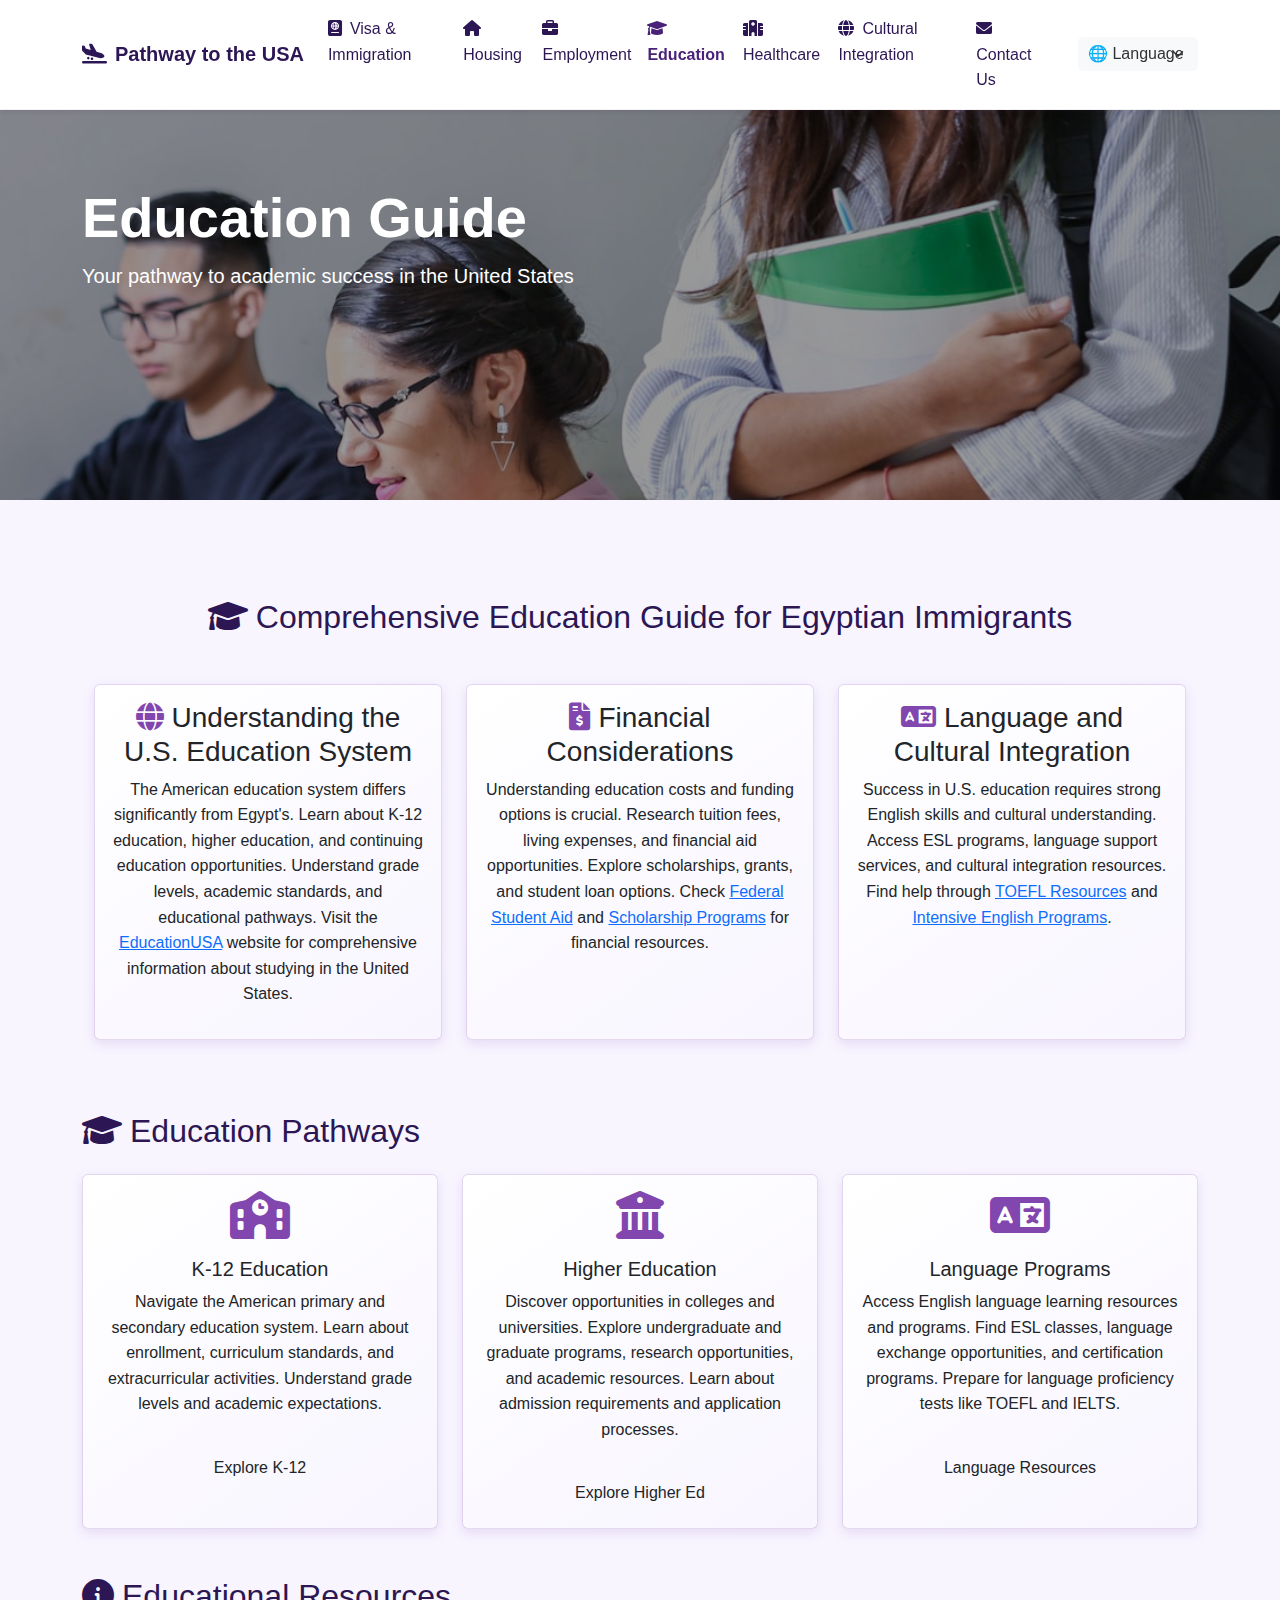
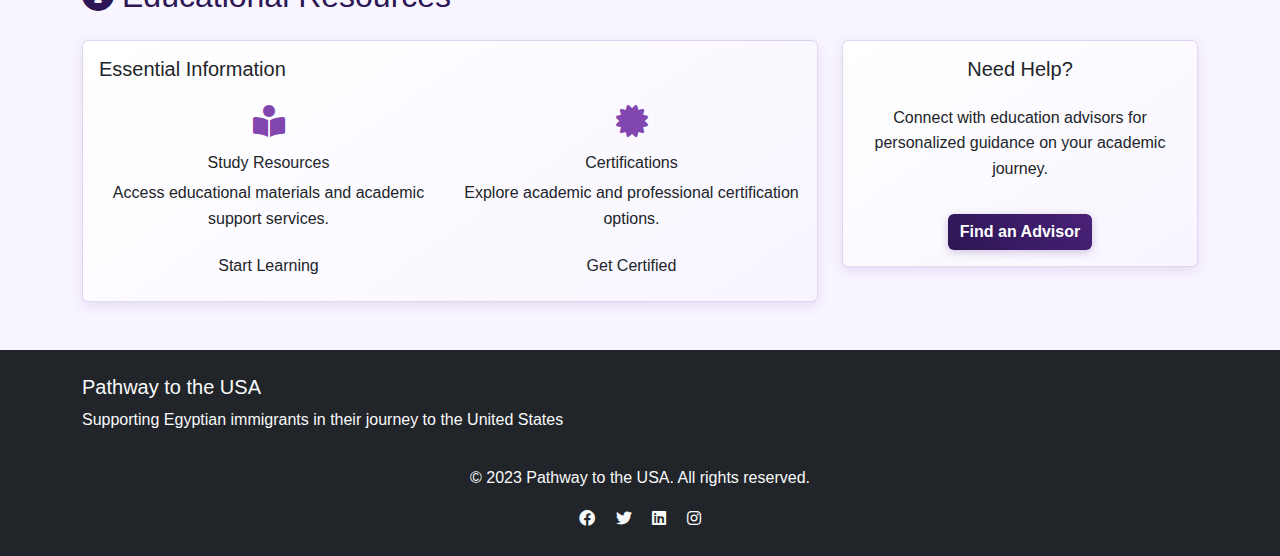
<file: pages/education.html>
<!DOCTYPE html>
<html lang="en">
<head>
    <meta charset="UTF-8">
    <meta name="viewport" content="width=device-width, initial-scale=1.0">
    <title>Education Guide - Pathway to the USA</title>
    <link href="https://cdn.jsdelivr.net/npm/bootstrap@5.3.0/dist/css/bootstrap.min.css" rel="stylesheet">
    <link href="../css/custom.css" rel="stylesheet">
    <link rel="stylesheet" href="https://cdnjs.cloudflare.com/ajax/libs/font-awesome/6.0.0/css/all.min.css">
    <style>
        .education-hero {
            background-image: url('../images/education-hero.jpg');
            background-size: cover;
            background-position: center;
            min-height: 500px;
        }
    </style>
</head>
<body>
    <!-- Navigation Bar -->
    <nav class="navbar navbar-expand-lg navbar-light bg-light fixed-top">
        <div class="container">
            <a class="navbar-brand" href="../index.html">
                <i class="fas fa-plane-arrival me-2"></i>Pathway to the USA
            </a>
            <button class="navbar-toggler" type="button" data-bs-toggle="collapse" data-bs-target="#navbarNav">
                <span class="navbar-toggler-icon"></span>
            </button>
            <div class="collapse navbar-collapse" id="navbarNav">
                <ul class="navbar-nav ms-auto">
                    <li class="nav-item">
                        <a class="nav-link" href="visa.html"><i class="fas fa-passport me-2"></i>Visa & Immigration</a>
                    </li>
                    <li class="nav-item">
                        <a class="nav-link" href="housing.html"><i class="fas fa-home me-2"></i>Housing</a>
                    </li>
                    <li class="nav-item">
                        <a class="nav-link" href="employment.html"><i class="fas fa-briefcase me-2"></i>Employment</a>
                    </li>
                    <li class="nav-item">
                        <a class="nav-link active" href="education.html"><i class="fas fa-graduation-cap me-2"></i>Education</a>
                    </li>
                    <li class="nav-item">
                        <a class="nav-link" href="healthcare.html"><i class="fas fa-hospital me-2"></i>Healthcare</a>
                    </li>
                    <li class="nav-item">
                        <a class="nav-link" href="culture.html"><i class="fas fa-globe me-2"></i>Cultural Integration</a>
                    </li>
                    <li class="nav-item">
                        <a class="nav-link" href="contact.html"><i class="fas fa-envelope me-2"></i>Contact Us</a>
                    </li>
                </ul>
                <div class="language-selector ms-3">
                    <select onchange="window.location.href=this.value;" class="form-select form-select-sm bg-light border-0">
                        <option value="#">🌐 Language</option>
                        <option value="https://translate.google.com/translate?hl=en&sl=en&tl=ar&u=https://yousif-elfeky.github.io/pathways-us-website/pages/education.html">
                            🇪🇬 العربية
                        </option>
                        <option value="https://yousif-elfeky.github.io/pathways-us-website/pages/education.html">
                            🇺🇸 English
                        </option>
                    </select>
                </div>
            </div>
        </div>
    </nav>

    <!-- Hero Section -->
    <header class="hero-section education-hero">
        <div class="container">
            <div class="row align-items-center">
                <div class="col-lg-8">
                    <h1 class="display-4 text-white fw-bold">Education Guide</h1>
                    <p class="lead text-white mb-4">Your pathway to academic success in the United States</p>
                </div>
            </div>
        </div>
    </header>

    <!-- Main Content -->
    <main class="container">
        <!-- Comprehensive Education Guidance Section -->
<section class="detailed-education-info py-5">
    <div class="container">
        <h2 class="text-center mb-5"><i class="fas fa-graduation-cap me-2"></i>Comprehensive Education Guide for Egyptian Immigrants</h2>
        
        <div class="row">
            <div class="col-lg-4 mb-4">
                <div class="card h-100">
                    <div class="card-body text-center">
                        <h3 class="card-title"><i class="fas fa-globe text-primary me-2"></i>Understanding the U.S. Education System</h3>
                        <p>The American education system differs significantly from Egypt's. Learn about K-12 education, higher education, and continuing education opportunities. Understand grade levels, academic standards, and educational pathways. Visit the <a href="https://educationusa.state.gov/" target="_blank">EducationUSA</a> website for comprehensive information about studying in the United States.</p>
                    </div>
                </div>
            </div>

            <div class="col-lg-4 mb-4">
                <div class="card h-100">
                    <div class="card-body text-center">
                        <h3 class="card-title"><i class="fas fa-file-invoice-dollar text-primary me-2"></i>Financial Considerations</h3>
                        <p>Understanding education costs and funding options is crucial. Research tuition fees, living expenses, and financial aid opportunities. Explore scholarships, grants, and student loan options. Check <a href="https://studentaid.gov/" target="_blank">Federal Student Aid</a> and <a href="https://www.iie.org/Programs/Gilman-Scholarship-Program" target="_blank">Scholarship Programs</a> for financial resources.</p>
                    </div>
                </div>
            </div>

            <div class="col-lg-4 mb-4">
                <div class="card h-100">
                    <div class="card-body text-center">
                        <h3 class="card-title"><i class="fas fa-language text-primary me-2"></i>Language and Cultural Integration</h3>
                        <p>Success in U.S. education requires strong English skills and cultural understanding. Access ESL programs, language support services, and cultural integration resources. Find help through <a href="https://www.ets.org/toefl" target="_blank">TOEFL Resources</a> and <a href="https://www.usalearns.org/LearnEnglish" target="_blank">Intensive English Programs</a>.</p>
                    </div>
                </div>
            </div>
        </div>
    </div>
</section>
        <!-- Education Pathways -->
        <section class="mb-5">
            <h2 class="mb-4 section-title"><i class="fas fa-graduation-cap me-2"></i>Education Pathways</h2>
            <div class="row g-4">
                <div class="col-md-4">
                    <div class="card h-100 feature-card">
                        <div class="card-body text-center">
                            <div class="icon-circle mb-3">
                                <i class="fas fa-school fa-3x"></i>
                            </div>
                            <h3 class="card-title h5">K-12 Education</h3>
                            <p>Navigate the American primary and secondary education system. Learn about enrollment, curriculum standards, and extracurricular activities. Understand grade levels and academic expectations.</p>
                            <div class="text-center">
                                <a href="https://legacyonlineschool.com/blog/k-12-meaning.html" target="_blank" class="btn btn-gradient mt-3">Explore K-12</a>
                            </div>
                        </div>
                    </div>
                </div>
                <div class="col-md-4">
                    <div class="card h-100 feature-card">
                        <div class="card-body text-center">
                            <div class="icon-circle mb-3">
                                <i class="fas fa-university fa-3x"></i>
                            </div>
                            <h3 class="card-title h5">Higher Education</h3>
                            <p>Discover opportunities in colleges and universities. Explore undergraduate and graduate programs, research opportunities, and academic resources. Learn about admission requirements and application processes.</p>
                            <div class="text-center">
                                <a href="https://www.timeshighereducation.com/counsellor/admissions-processes-and-funding/applying-us-universities-introduction" target="_blank" class="btn btn-gradient mt-3">Explore Higher Ed</a>
                            </div>
                        </div>
                    </div>
                </div>
                <div class="col-md-4">
                    <div class="card h-100 feature-card">
                        <div class="card-body text-center">
                            <div class="icon-circle mb-3">
                                <i class="fas fa-language fa-3x"></i>
                            </div>
                            <h3 class="card-title h5">Language Programs</h3>
                            <p>Access English language learning resources and programs. Find ESL classes, language exchange opportunities, and certification programs. Prepare for language proficiency tests like TOEFL and IELTS.</p>
                            <div class="text-center">
                                <a href="https://www.ets.org/toefl" target="_blank" class="btn btn-gradient mt-3">Language Resources</a>
                            </div>
                        </div>
                    </div>
                </div>
            </div>
        </section>

        <!-- Resources Section -->
        <section class="mb-5">
            <h2 class="mb-4 section-title"><i class="fas fa-info-circle me-2"></i>Educational Resources</h2>
            <div class="row g-4">
                <div class="col-lg-8">
                    <div class="card feature-card">
                        <div class="card-body">
                            <h3 class="h5 mb-4">Essential Information</h3>
                            <div class="row g-4">
                                <div class="col-md-6">
                                    <div class="resource-item text-center">
                                        <i class="fas fa-book-reader fa-2x mb-3 text-primary"></i>
                                        <h4 class="h6">Study Resources</h4>
                                        <p>Access educational materials and academic support services.</p>
                                        <a href="https://www.khanacademy.org/" target="_blank" class="btn btn-gradient">Start Learning</a>
                                    </div>
                                </div>
                                <div class="col-md-6">
                                    <div class="resource-item text-center">
                                        <i class="fas fa-certificate fa-2x mb-3 text-primary"></i>
                                        <h4 class="h6">Certifications</h4>
                                        <p>Explore academic and professional certification options.</p>
                                        <a href="https://www.coursera.org/certificates" target="_blank" class="btn btn-gradient">Get Certified</a>
                                    </div>
                                </div>
                            </div>
                        </div>
                    </div>
                </div>
                <div class="col-lg-4">
                    <div class="card feature-card bg-light">
                        <div class="card-body text-center">
                            <h3 class="h5 mb-4 text-dark">Need Help?</h3>
                            <p class="text-dark">Connect with education advisors for personalized guidance on your academic journey.</p>
                            <a href="https://educationusa.state.gov/find-advising-center" target="_blank" class="btn btn-primary mt-3">Find an Advisor</a>
                        </div>
                    </div>
                </div>
            </div>
        </section>
    </main>

    <!-- Footer -->
    <footer class="bg-dark text-light py-4">
        <div class="container">
            <div class="row">
                <div class="col-md-6">
                    <h5>Pathway to the USA</h5>
                    <p>Supporting Egyptian immigrants in their journey to the United States</p>
                </div>
            </div>
            <div class="text-center mt-3">
                <p>&copy; 2023 Pathway to the USA. All rights reserved.</p>
                                    <div class="social-links">
                        <a href="#" class="text-light me-3"><i class="fab fa-facebook"></i></a>
                        <a href="#" class="text-light me-3"><i class="fab fa-twitter"></i></a>
                        <a href="#" class="text-light me-3"><i class="fab fa-linkedin"></i></a>
                        <a href="#" class="text-light"><i class="fab fa-instagram"></i></a>
            </div>
        </div>
    </footer>

    <script src="https://cdn.jsdelivr.net/npm/bootstrap@5.3.0/dist/js/bootstrap.bundle.min.js"></script>
    <script src="../js/main.js"></script>
</body>
</html>
</file>
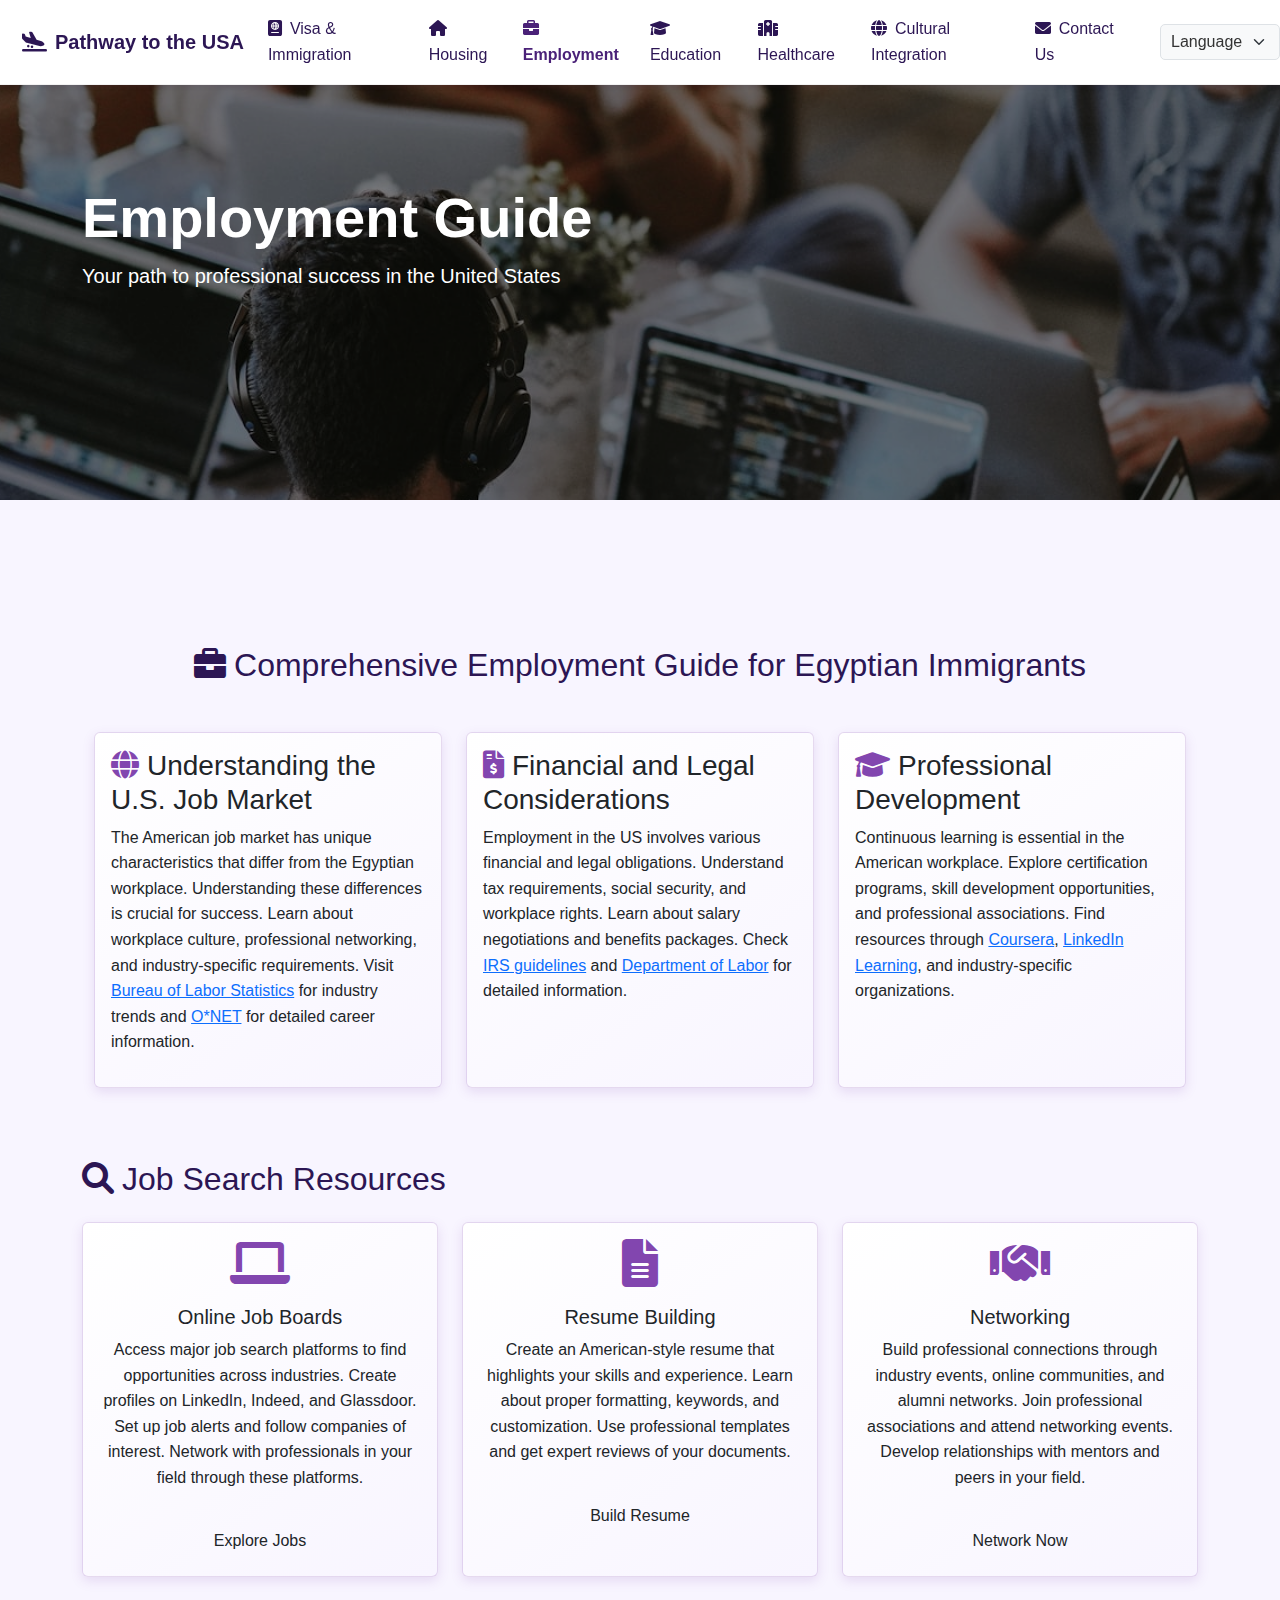
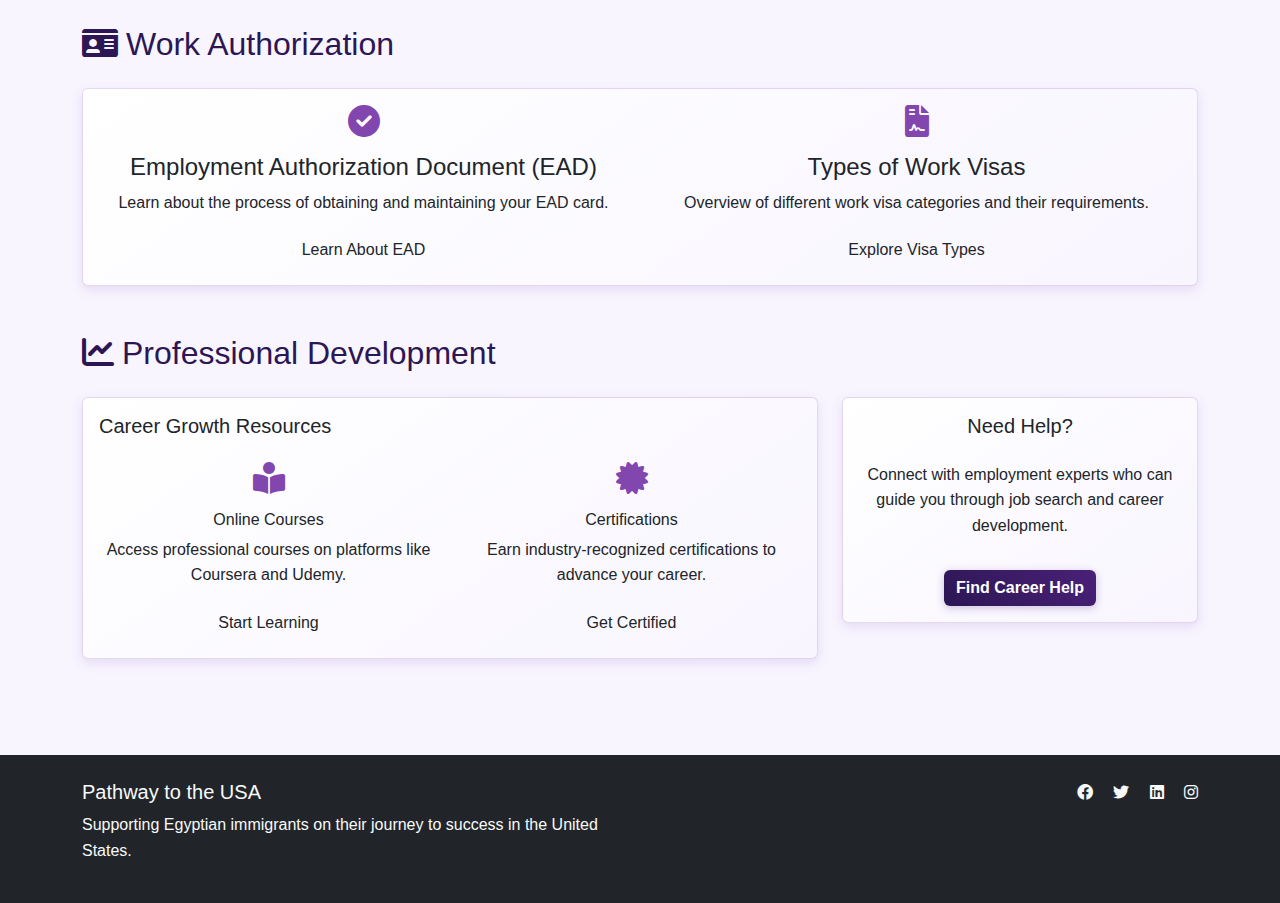
<file: pages/employment.html>
<!DOCTYPE html>
<html lang="en">
<head>
    <meta charset="UTF-8">
    <meta name="viewport" content="width=device-width, initial-scale=1.0">
    <title>Employment Guide - Pathway to the USA</title>
    <link href="https://cdn.jsdelivr.net/npm/bootstrap@5.3.0/dist/css/bootstrap.min.css" rel="stylesheet">
    <link href="../css/custom.css" rel="stylesheet">
    <link href="https://cdnjs.cloudflare.com/ajax/libs/font-awesome/6.0.0/css/all.min.css" rel="stylesheet">
</head>
<body>
    <!-- Navigation Bar -->
    <nav class="navbar navbar-expand-lg navbar-light bg-light fixed-top">
        <div class="container">
            <a class="navbar-brand" href="../index.html">
                <i class="fas fa-plane-arrival me-2"></i>Pathway to the USA
            </a>
            <button class="navbar-toggler" type="button" data-bs-toggle="collapse" data-bs-target="#navbarNav">
                <span class="navbar-toggler-icon"></span>
            </button>
            <div class="collapse navbar-collapse" id="navbarNav">
                <ul class="navbar-nav ms-auto">
                    <li class="nav-item">
                        <a class="nav-link" href="visa.html"><i class="fas fa-passport me-2"></i>Visa & Immigration</a>
                    </li>
                    <li class="nav-item">
                        <a class="nav-link" href="housing.html"><i class="fas fa-home me-2"></i>Housing</a>
                    </li>
                    <li class="nav-item">
                        <a class="nav-link active" href="employment.html"><i class="fas fa-briefcase me-2"></i>Employment</a>
                    </li>
                    <li class="nav-item">
                        <a class="nav-link" href="education.html"><i class="fas fa-graduation-cap me-2"></i>Education</a>
                    </li>
                    <li class="nav-item">
                        <a class="nav-link" href="healthcare.html"><i class="fas fa-hospital me-2"></i>Healthcare</a>
                    </li>
                    <li class="nav-item">
                        <a class="nav-link" href="culture.html"><i class="fas fa-globe me-2"></i>Cultural Integration</a>
                    </li>
                    <li class="nav-item">
                        <a class="nav-link" href="contact.html"><i class="fas fa-envelope me-2"></i>Contact Us</a>
                    </li>
                </ul>
            </div>
        </div>
           <div class="language-selector text-center my-3">
    <select onchange="window.location.href=this.value;" class="form-select">
        <option value="#">Language</option>
        <option value="https://translate.google.com/translate?hl=en&sl=en&tl=ar&u=https://yousif-elfeky.github.io/pathways-us-website/pages/employment.html">
            Arabic
        </option>
        <option value="https://yousif-elfeky.github.io/pathways-us-website/pages/employment.html">
            English
        </option>
    </select>
</div>
    </nav>

    <!-- Page Header -->
    <header class="hero-section employment-hero">
        <div class="container">
            <div class="row align-items-center">
                <div class="col-lg-8">
                    <h1 class="display-4 text-white fw-bold">Employment Guide</h1>
                    <p class="lead text-white mb-4">Your path to professional success in the United States</p>
                </div>
            </div>
        </div>
    </header>

    <main class="py-5">
        <div class="container">
            <!-- Job Search Section -->
             <!-- Comprehensive Employment Guidance Section -->
<section class="detailed-employment-info py-5">
    <div class="container">
        <h2 class="text-center mb-5"><i class="fas fa-briefcase me-2"></i>Comprehensive Employment Guide for Egyptian Immigrants</h2>
        
        <div class="row">
            <div class="col-lg-4 mb-4">
                <div class="card h-100">
                    <div class="card-body">
                        <h3 class="card-title"><i class="fas fa-globe text-primary me-2"></i>Understanding the U.S. Job Market</h3>
                        <p>The American job market has unique characteristics that differ from the Egyptian workplace. Understanding these differences is crucial for success. Learn about workplace culture, professional networking, and industry-specific requirements. Visit <a href="https://www.bls.gov/ooh/" target="_blank">Bureau of Labor Statistics</a> for industry trends and <a href="https://www.onetonline.org/" target="_blank">O*NET</a> for detailed career information.</p>
                    </div>
                </div>
            </div>

            <div class="col-lg-4 mb-4">
                <div class="card h-100">
                    <div class="card-body">
                        <h3 class="card-title"><i class="fas fa-file-invoice-dollar text-primary me-2"></i>Financial and Legal Considerations</h3>
                        <p>Employment in the US involves various financial and legal obligations. Understand tax requirements, social security, and workplace rights. Learn about salary negotiations and benefits packages. Check <a href="https://www.irs.gov/individuals/international-taxpayers" target="_blank">IRS guidelines</a> and <a href="https://www.dol.gov/general/topic/wages" target="_blank">Department of Labor</a> for detailed information.</p>
                    </div>
                </div>
            </div>

            <div class="col-lg-4 mb-4">
                <div class="card h-100">
                    <div class="card-body">
                        <h3 class="card-title"><i class="fas fa-graduation-cap text-primary me-2"></i>Professional Development</h3>
                        <p>Continuous learning is essential in the American workplace. Explore certification programs, skill development opportunities, and professional associations. Find resources through <a href="https://www.coursera.org/" target="_blank">Coursera</a>, <a href="https://www.linkedin.com/learning/" target="_blank">LinkedIn Learning</a>, and industry-specific organizations.</p>
                    </div>
                </div>
            </div>
        </div>
    </div>
</section>
            <section class="mb-5">
                <h2 class="mb-4 section-title"><i class="fas fa-search me-2"></i>Job Search Resources</h2>
                <div class="row g-4">
                    <div class="col-md-4">
                        <div class="card h-100 feature-card">
                            <div class="card-body text-center">
                                <div class="icon-circle mb-3">
                                    <i class="fas fa-laptop fa-3x"></i>
                                </div>
                                <h3 class="card-title h5">Online Job Boards</h3>
                                <p>Access major job search platforms to find opportunities across industries. Create profiles on LinkedIn, Indeed, and Glassdoor. Set up job alerts and follow companies of interest. Network with professionals in your field through these platforms.</p>
                                <div class="text-center">
                                    <a href="https://www.linkedin.com/jobs" target="_blank" class="btn btn-gradient mt-3">Explore Jobs</a>
                                </div>
                            </div>
                        </div>
                    </div>
                    <div class="col-md-4">
                        <div class="card h-100 feature-card">
                            <div class="card-body text-center">
                                <div class="icon-circle mb-3">
                                    <i class="fas fa-file-alt fa-3x"></i>
                                </div>
                                <h3 class="card-title h5">Resume Building</h3>
                                <p>Create an American-style resume that highlights your skills and experience. Learn about proper formatting, keywords, and customization. Use professional templates and get expert reviews of your documents.</p>
                                <div class="text-center">
                                    <a href="https://www.resume.com" target="_blank" class="btn btn-gradient mt-3">Build Resume</a>
                                </div>
                            </div>
                        </div>
                    </div>
                    <div class="col-md-4">
                        <div class="card h-100 feature-card">
                            <div class="card-body text-center">
                                <div class="icon-circle mb-3">
                                    <i class="fas fa-handshake fa-3x"></i>
                                </div>
                                <h3 class="card-title h5">Networking</h3>
                                <p>Build professional connections through industry events, online communities, and alumni networks. Join professional associations and attend networking events. Develop relationships with mentors and peers in your field.</p>
                                <div class="text-center">
                                    <a href="https://www.meetup.com/topics/professional-networking" target="_blank" class="btn btn-gradient mt-3">Network Now</a>
                                </div>
                            </div>
                        </div>
                    </div>
                </div>
            </section>

            <!-- Work Authorization Section -->
            <section class="mb-5">
                <h2 class="mb-4 section-title"><i class="fas fa-id-card me-2"></i>Work Authorization</h2>
                <div class="card feature-card">
                    <div class="card-body">
                        <div class="row g-4">
                            <div class="col-md-6">
                                <div class="text-center">
                                    <i class="fas fa-check-circle fa-2x text-primary mb-3"></i>
                                    <h4>Employment Authorization Document (EAD)</h4>
                                    <p>Learn about the process of obtaining and maintaining your EAD card.</p>
                                    <a href="https://www.uscis.gov/green-card/green-card-processes-and-procedures/employment-authorization-document" target="_blank" class="btn btn-gradient">Learn About EAD</a>
                                </div>
                            </div>
                            <div class="col-md-6">
                                <div class="text-center">
                                    <i class="fas fa-file-contract fa-2x text-primary mb-3"></i>
                                    <h4>Types of Work Visas</h4>
                                    <p>Overview of different work visa categories and their requirements.</p>
                                    <a href="https://travel.state.gov/content/travel/en/us-visas/employment.html" target="_blank" class="btn btn-gradient">Explore Visa Types</a>
                                </div>
                            </div>
                        </div>
                    </div>
                </div>
            </section>

            <!-- Professional Development Section -->
            <section class="mb-5">
                <h2 class="mb-4 section-title"><i class="fas fa-chart-line me-2"></i>Professional Development</h2>
                <div class="row g-4">
                    <div class="col-lg-8">
                        <div class="card feature-card">
                            <div class="card-body">
                                <h3 class="h5 mb-4">Career Growth Resources</h3>
                                <div class="row g-4">
                                    <div class="col-md-6">
                                        <div class="resource-item text-center">
                                            <i class="fas fa-book-reader fa-2x mb-3 text-primary"></i>
                                            <h4 class="h6">Online Courses</h4>
                                            <p>Access professional courses on platforms like Coursera and Udemy.</p>
                                            <a href="https://www.coursera.org/" target="_blank" class="btn btn-gradient">Start Learning</a>
                                        </div>
                                    </div>
                                    <div class="col-md-6">
                                        <div class="resource-item text-center">
                                            <i class="fas fa-certificate fa-2x mb-3 text-primary"></i>
                                            <h4 class="h6">Certifications</h4>
                                            <p>Earn industry-recognized certifications to advance your career.</p>
                                            <a href="https://www.edx.org/professional-certificate" target="_blank" class="btn btn-gradient">Get Certified</a>
                                        </div>
                                    </div>
                                </div>
                            </div>
                        </div>
                    </div>
                    <div class="col-lg-4">
                        <div class="card feature-card bg-light">
                            <div class="card-body text-center">
                                <h3 class="h5 mb-4 text-dark">Need Help?</h3>
                                <p class="text-dark">Connect with employment experts who can guide you through job search and career development.</p>
                                <a href="https://www.upwardlyglobal.org/" target="_blank" class="btn btn-primary mt-3">Find Career Help</a>
                            </div>
                        </div>
                    </div>
                </div>
            </section>
        </div>
    </main>

    <!-- Footer -->
    <footer class="bg-dark text-light py-4">
        <div class="container">
            <div class="row g-4">
                <div class="col-md-6">
                    <h5>Pathway to the USA</h5>
                    <p>Supporting Egyptian immigrants on their journey to success in the United States.</p>
                </div>
                <div class="col-md-6 text-md-end">
                    <div class="social-links">
                        <a href="#" class="text-light me-3"><i class="fab fa-facebook"></i></a>
                        <a href="#" class="text-light me-3"><i class="fab fa-twitter"></i></a>
                        <a href="#" class="text-light me-3"><i class="fab fa-linkedin"></i></a>
                        <a href="#" class="text-light"><i class="fab fa-instagram"></i></a>
                    </div>
                </div>
            </div>
        </div>
    </footer>

    <script src="https://cdn.jsdelivr.net/npm/bootstrap@5.3.0/dist/js/bootstrap.bundle.min.js"></script>
    <script src="../js/main.js"></script>
</body>
</html>
</file>
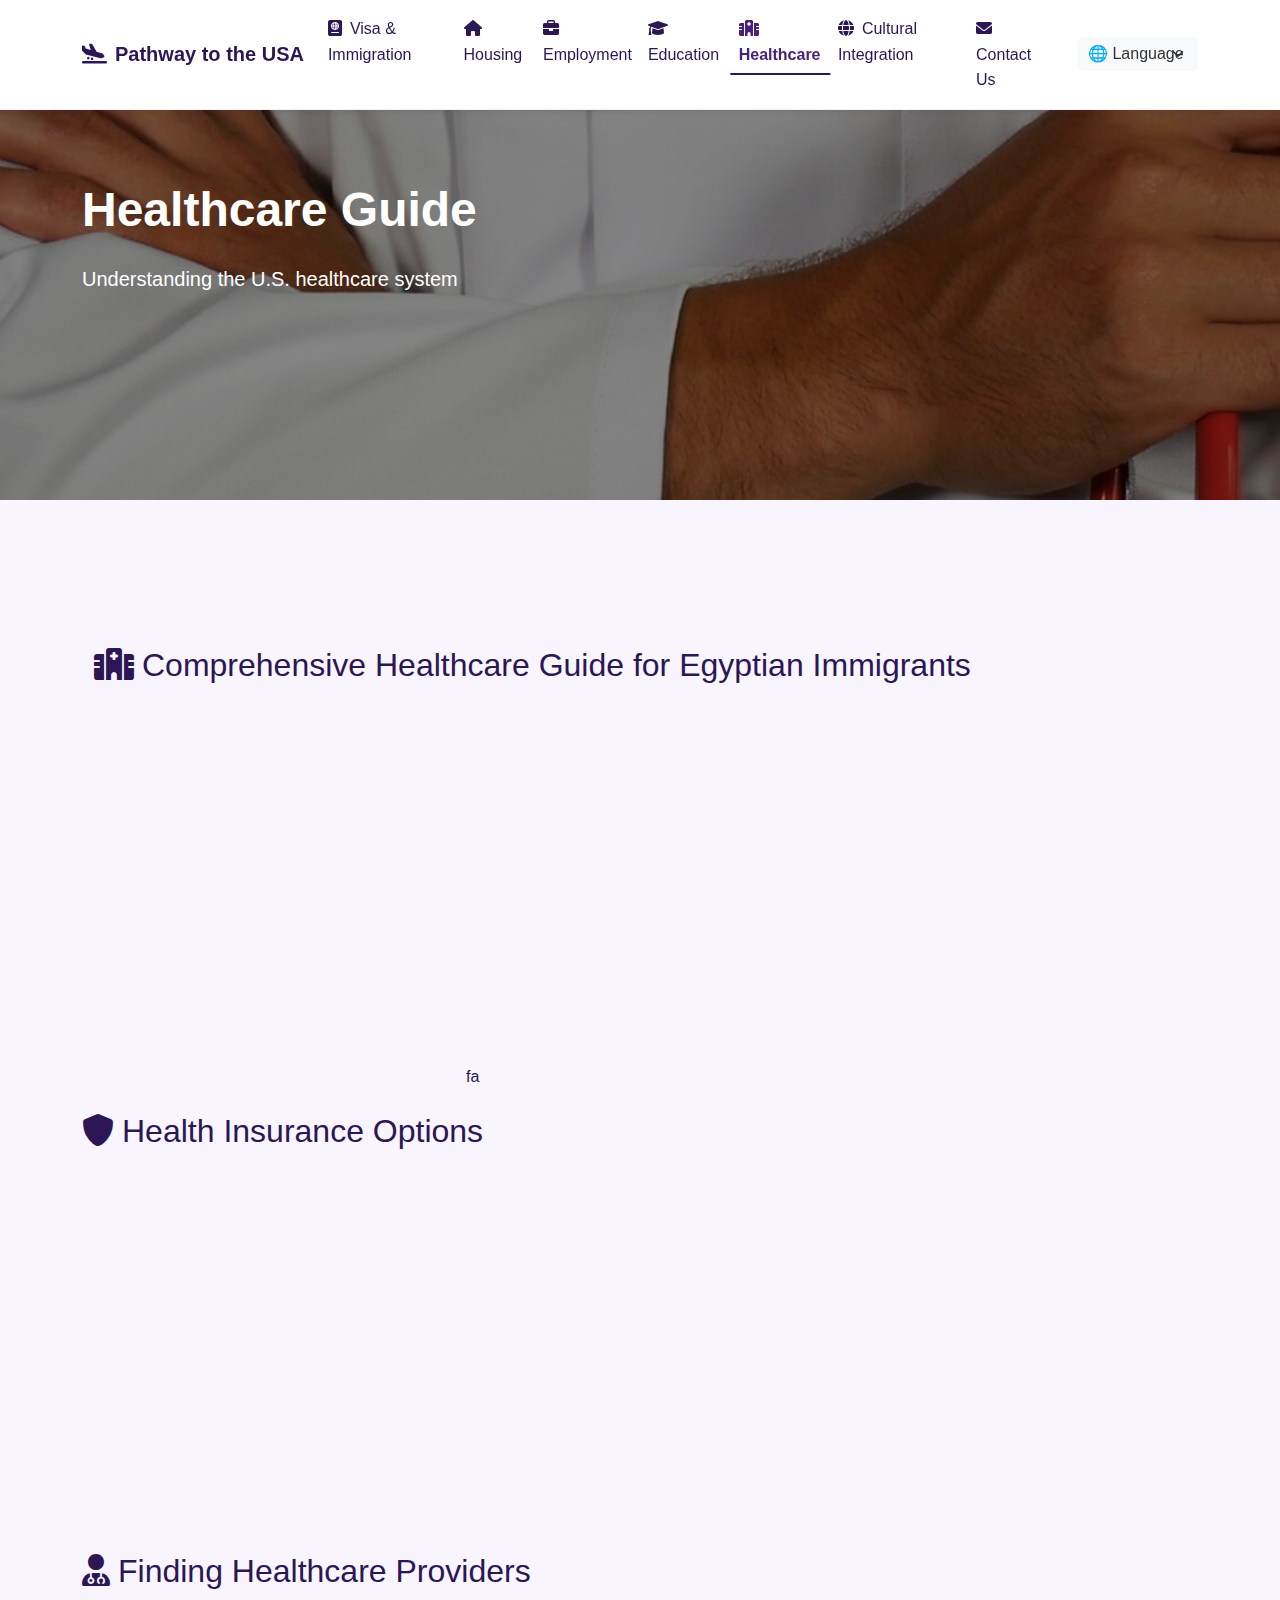
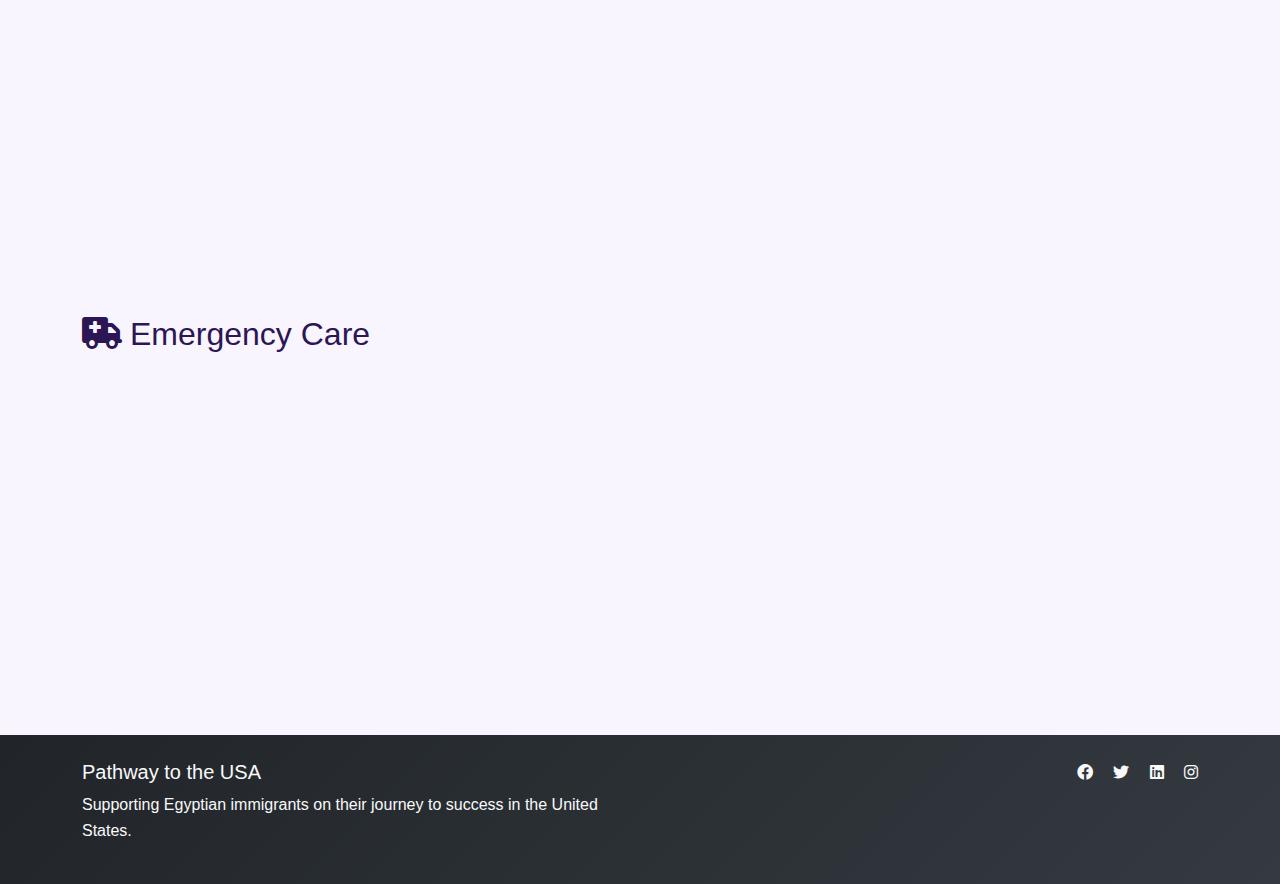
<file: pages/healthcare.html>
<!DOCTYPE html>
<html lang="en">
<head>
    <meta charset="UTF-8">
    <meta name="viewport" content="width=device-width, initial-scale=1.0">
    <title>Healthcare Guide - Pathway to the USA</title>
    <link href="https://cdn.jsdelivr.net/npm/bootstrap@5.3.0/dist/css/bootstrap.min.css" rel="stylesheet">
    <link href="../css/style.css" rel="stylesheet">
    <link href="../css/custom.css" rel="stylesheet">
    <link rel="stylesheet" href="https://cdnjs.cloudflare.com/ajax/libs/font-awesome/6.0.0/css/all.min.css">
</head>
<body>
    <!-- Navigation Bar -->
    <nav class="navbar navbar-expand-lg navbar-light bg-light fixed-top">
        <div class="container">
            <a class="navbar-brand" href="../index.html">
                <i class="fas fa-plane-arrival me-2"></i>Pathway to the USA
            </a>
            <button class="navbar-toggler" type="button" data-bs-toggle="collapse" data-bs-target="#navbarNav">
                <span class="navbar-toggler-icon"></span>
            </button>
            <div class="collapse navbar-collapse" id="navbarNav">
                <ul class="navbar-nav ms-auto">
                    <li class="nav-item">
                        <a class="nav-link" href="visa.html"><i class="fas fa-passport me-2"></i>Visa & Immigration</a>
                    </li>
                    <li class="nav-item">
                        <a class="nav-link" href="housing.html"><i class="fas fa-home me-2"></i>Housing</a>
                    </li>
                    <li class="nav-item">
                        <a class="nav-link" href="employment.html"><i class="fas fa-briefcase me-2"></i>Employment</a>
                    </li>
                    <li class="nav-item">
                        <a class="nav-link" href="education.html"><i class="fas fa-graduation-cap me-2"></i>Education</a>
                    </li>
                    <li class="nav-item">
                        <a class="nav-link active" href="healthcare.html"><i class="fas fa-hospital me-2"></i>Healthcare</a>
                    </li>
                    <li class="nav-item">
                        <a class="nav-link" href="culture.html"><i class="fas fa-globe me-2"></i>Cultural Integration</a>
                    </li>
                    <li class="nav-item">
                        <a class="nav-link" href="contact.html"><i class="fas fa-envelope me-2"></i>Contact Us</a>
                    </li>
                </ul>
                <div class="language-selector ms-3">
                    <select onchange="window.location.href=this.value;" class="form-select form-select-sm bg-light border-0">
                        <option value="#">🌐 Language</option>
                        <option value="https://translate.google.com/translate?hl=en&sl=en&tl=ar&u=https://yousif-elfeky.github.io/pathways-us-website/pages/healthcare.html">
                            🇪🇬 العربية
                        </option>
                        <option value="https://yousif-elfeky.github.io/pathways-us-website/pages/healthcare.html">
                            🇺🇸 English
                        </option>
                    </select>
                </div>
            </div>
        </div>
    </nav>

    <!-- Page Header -->
    <header class="hero-section healthcare-hero">
        <div class="container">
            <div class="row align-items-center">
                <div class="col-lg-8">
                    <h1 class="display-4 text-white fw-bold">Healthcare Guide</h1>
                    <p class="lead text-white mb-4">Understanding the U.S. healthcare system</p>
                </div>
            </div>
        </div>
    </header>

    <main class="py-5">
        <div class="container">
            <!-- Comprehensive Healthcare Guidance Section -->
<section class="detailed-healthcare-info py-5">
    <div class="container">
        <h2 class="mb-4 section-title"><i class="fas fa-hospital me-2"></i>Comprehensive Healthcare Guide for Egyptian Immigrants</h2>
        
        <div class="row g-4">
            <div class="col-md-4">
                <div class="card h-100 feature-card">
                    <div class="card-body text-center">
                        <div class="icon-circle mb-3">
                            <i class="fas fa-globe fa-3x"></i>
                        </div>
                        <h3 class="card-title h5">International Coverage</h3>
                        <p>The American healthcare system has unique structures and processes. Learn about healthcare delivery models, insurance mechanisms, patient rights, and medical terminology.</p>
                        <div class="text-center">
                            <a href="https://www.healthcare.gov/quick-guide/" target="_blank" class="btn btn-gradient mt-3">Learn More</a>
                        </div>
                    </div>
                </div>
            </div>
            <div class="col-md-4">
                <div class="card h-100 feature-card">
                    <div class="card-body text-center">
                        <div class="icon-circle mb-3">
                            <i class="fas fa-file-invoice-dollar fa-3x"></i>
                        </div>
                        <h3 class="card-title h5">Insurance Plans</h3>
                        <p>Managing healthcare costs requires understanding various financial components. Learn about insurance premiums, copayments, deductibles, and out-of-pocket expenses.</p>
                        <div class="text-center">
                            <a href="https://www.healthcare.gov/glossary/" target="_blank" class="btn btn-gradient mt-3">Learn More</a>
                        </div>
                    </div>
                </div>fa
            </div>
            <div class="col-md-4">
                <div class="card h-100 feature-card">
                    <div class="card-body text-center">
                        <div class="icon-circle mb-3">
                            <i class="fas fa-heart fa-3x"></i>
                        </div>
                        <h3 class="card-title h5">Get Help</h3>
                        <p>Access medical interpretation services and culturally competent care. Find resources for patient-doctor communication and health literacy.</p>
                        <div class="text-center">
                            <a href="https://www.cms.gov/About-CMS/Agency-Information/OMH/equity-initiatives/language-access" target="_blank" class="btn btn-gradient mt-3">Learn More</a>
                        </div>
                    </div>
                </div>
            </div>
        </div>
    </div>
</section>
<!-- Insurance Options -->
<section class="mb-5">
    <h2 class="mb-4 section-title"><i class="fas fa-shield-alt me-2"></i>Health Insurance Options</h2>
    <div class="row g-4">
        <div class="col-md-4">
            <div class="card h-100 feature-card">
                <div class="card-body text-center">
                    <div class="icon-circle mb-3">
                        <i class="fas fa-building fa-3x"></i>
                    </div>
                    <h3 class="card-title h5">Employer Insurance</h3>
                    <p>Understand employer-sponsored health coverage, including group plans, family coverage options, and premium structures. Learn about enrollment periods and benefit selections.</p>
                    <div class="text-center">
                        <a href="https://www.dol.gov/general/topic/health-plans" target="_blank" class="btn btn-gradient mt-3">Learn More</a>
                    </div>
                </div>
            </div>
        </div>
        <div class="col-md-4">
            <div class="card h-100 feature-card">
                <div class="card-body text-center">
                    <div class="icon-circle mb-3">
                        <i class="fas fa-shopping-cart fa-3x"></i>
                    </div>
                    <h3 class="card-title h5">Marketplace Plans</h3>
                    <p>Explore Affordable Care Act (ACA) coverage options, available subsidies, and open enrollment periods. Compare plans and find the best coverage for your needs.</p>
                    <div class="text-center">
                        <a href="https://www.healthcare.gov/get-coverage/" target="_blank" class="btn btn-gradient mt-3">Explore Plans</a>
                    </div>
                </div>
            </div>
        </div>
        <div class="col-md-4">
            <div class="card h-100 feature-card">
                <div class="card-body text-center">
                    <div class="icon-circle mb-3">
                        <i class="fas fa-heart fa-3x"></i>
                    </div>
                    <h3 class="card-title h5">Public Programs</h3>
                    <p>Learn about government healthcare programs like Medicaid, Medicare, and CHIP. Understand eligibility requirements and application processes.</p>
                    <div class="text-center">
                        <a href="https://www.benefits.gov/benefit/1639" target="_blank" class="btn btn-gradient mt-3">Check Eligibility</a>
                    </div>
                </div>
            </div>
        </div>
    </div>
</section>

<!-- Healthcare Providers -->
<section class="mb-5">
    <h2 class="mb-4 section-title"><i class="fas fa-user-md me-2"></i>Finding Healthcare Providers</h2>
    <div class="row g-4">
        <div class="col-md-6">
            <div class="card feature-card">
                <div class="card-body text-center">
                    <div class="icon-circle mb-3">
                        <i class="fas fa-stethoscope fa-3x"></i>
                    </div>
                    <h3 class="card-title h5">Primary Care Physicians</h3>
                    <p>Find and choose a primary care physician who meets your needs. Learn about different specialties and how to schedule appointments.</p>
                    <div class="text-center">
                        <a href="https://odphp.health.gov/myhealthfinder/doctor-visits/doctor-visits/find-and-access-preventive-services" target="_blank" class="btn btn-gradient mt-3">Find a Doctor</a>
                    </div>
                </div>
            </div>
        </div>
        <div class="col-md-6">
            <div class="card feature-card">
                <div class="card-body text-center">
                    <div class="icon-circle mb-3">
                        <i class="fas fa-hospital-alt fa-3x"></i>
                    </div>
                    <h3 class="card-title h5">Hospitals & Clinics</h3>
                    <p>Locate hospitals, urgent care centers, and specialty clinics in your area. Compare facilities and services available.</p>
                    <div class="text-center">
                        <a href="https://www.medicare.gov/care-compare/" target="_blank" class="btn btn-gradient mt-3">Search Facilities</a>
                    </div>
                </div>
            </div>
        </div>
    </div>
</section>

            <!-- Emergency Care -->
            <section class="mb-5">
                <h2 class="mb-4 section-title"><i class="fas fa-ambulance me-2"></i>Emergency Care</h2>
                <div class="row g-4">
                    <div class="col-lg-8">
                        <div class="card feature-card">
                            <div class="card-body">
                                <h3 class="h5 mb-4">Emergency Services</h3>
                                <div class="row g-4">
                                    <div class="col-md-6">
                                        <div class="resource-item text-center">
                                            <i class="fas fa-phone-alt fa-2x mb-3 text-danger"></i>
                                            <h4 class="h6">Emergency Numbers</h4>
                                            <p>Call 911 for immediate medical emergencies. Available 24/7.</p>
                                            <a href="https://www.911.gov/" target="_blank" class="btn btn-gradient">Learn About 911</a>
                                        </div>
                                    </div>
                                    <div class="col-md-6">
                                        <div class="resource-item text-center">
                                            <i class="fas fa-first-aid fa-2x mb-3 text-danger"></i>
                                            <h4 class="h6">First Aid</h4>
                                            <p>Essential first aid resources and emergency preparedness.</p>
                                            <a href="https://www.redcross.org/get-help/how-to-prepare-for-emergencies/types-of-emergencies.html" target="_blank" class="btn btn-gradient">First Aid Guide</a>
                                        </div>
                                    </div>
                                </div>
                            </div>
                        </div>
                    </div>
                    <div class="col-lg-4">
                        <div class="card feature-card bg-light">
                            <div class="card-body text-center">
                                <h3 class="h5 mb-4 text-dark">Need Help?</h3>
                                <p class="text-dark">Connect with healthcare navigators who can assist you with medical system guidance.</p>
                                <a href="https://localhelp.healthcare.gov/" target="_blank" class="btn btn-primary mt-3">Get Assistance</a>
                            </div>
                        </div>
                    </div>
                </div>
            </section>
        </div>
    </main>

    <!-- Footer -->
    <footer class="bg-dark text-light py-4">
        <div class="container">
            <div class="row g-4">
                <div class="col-md-6">
                    <h5>Pathway to the USA</h5>
                    <p>Supporting Egyptian immigrants on their journey to success in the United States.</p>
                </div>
                <div class="col-md-6 text-md-end">
                    <div class="social-links">
                        <a href="#" class="text-light me-3"><i class="fab fa-facebook"></i></a>
                        <a href="#" class="text-light me-3"><i class="fab fa-twitter"></i></a>
                        <a href="#" class="text-light me-3"><i class="fab fa-linkedin"></i></a>
                        <a href="#" class="text-light"><i class="fab fa-instagram"></i></a>
                    </div>
                </div>
            </div>
        </div>
    </footer>

    <script src="https://cdn.jsdelivr.net/npm/bootstrap@5.3.0/dist/js/bootstrap.bundle.min.js"></script>
    <script src="../js/main.js"></script>
</body>
</html>
</file>
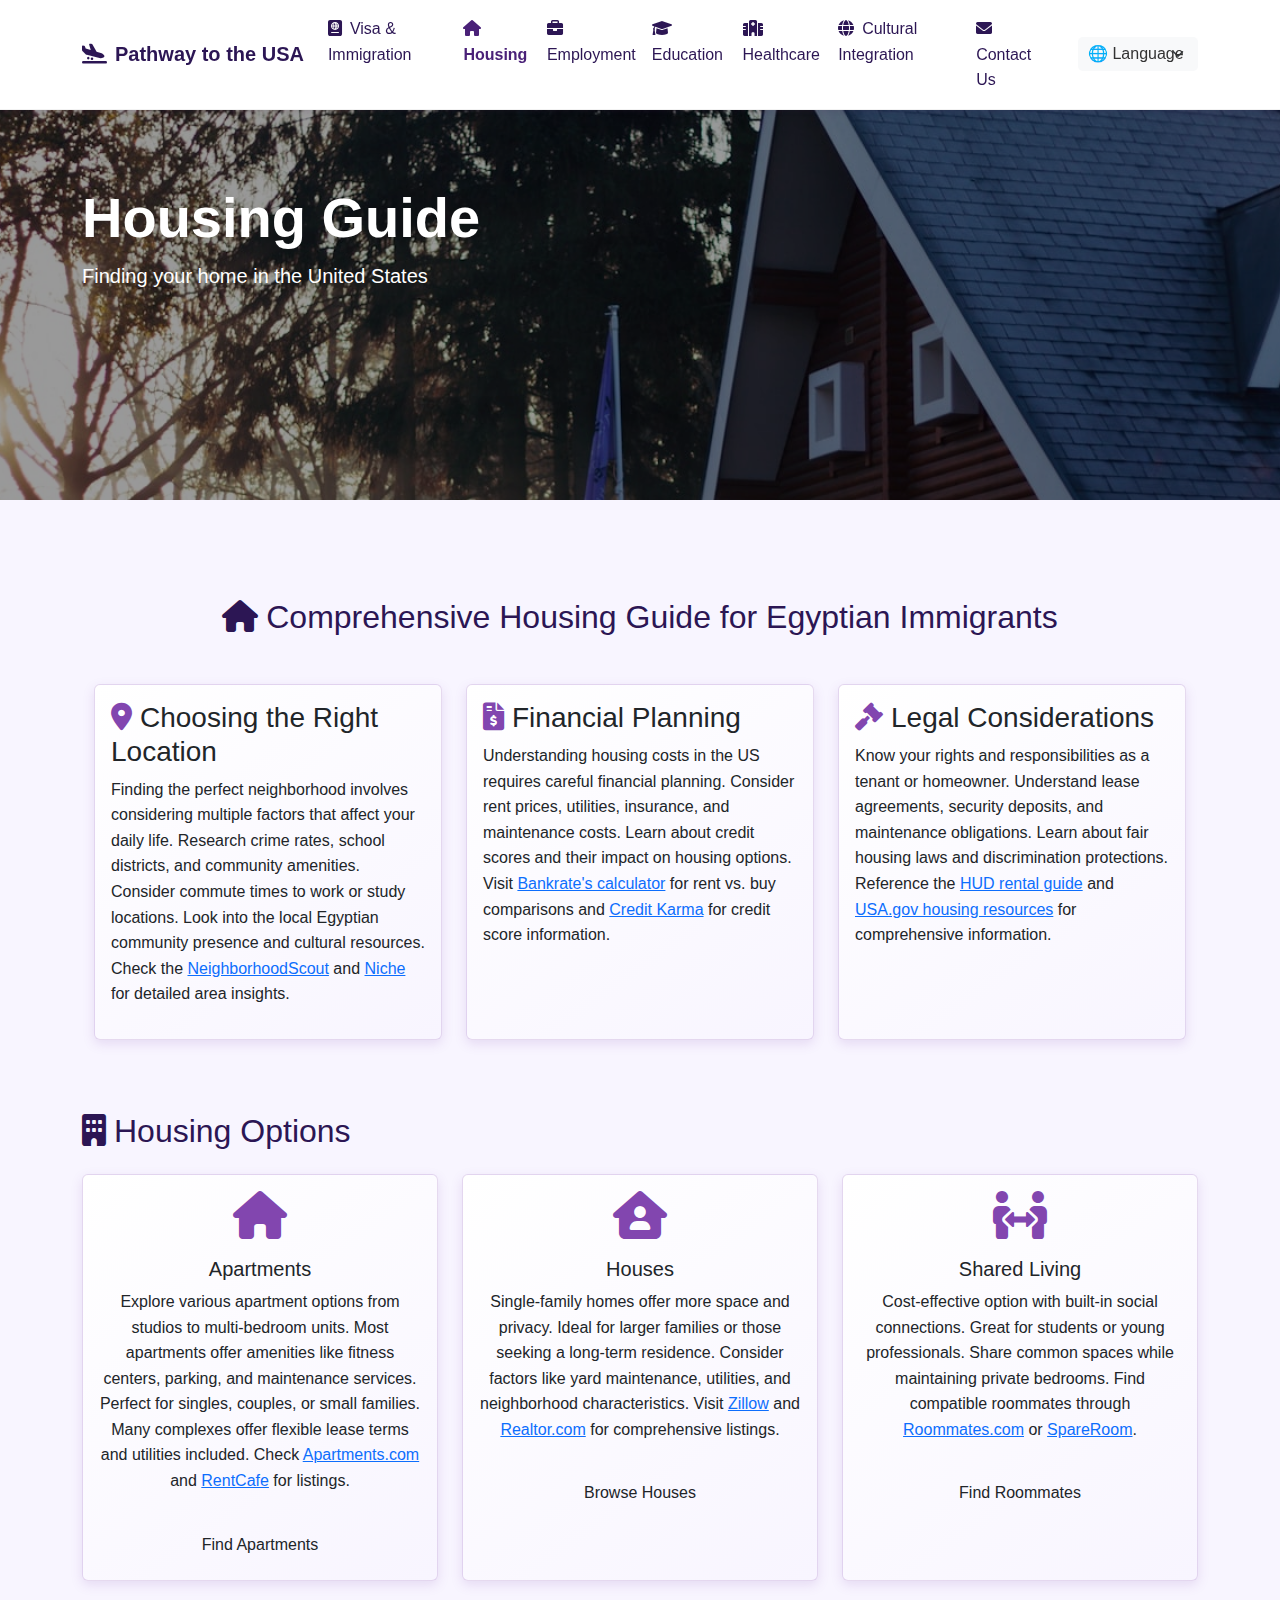
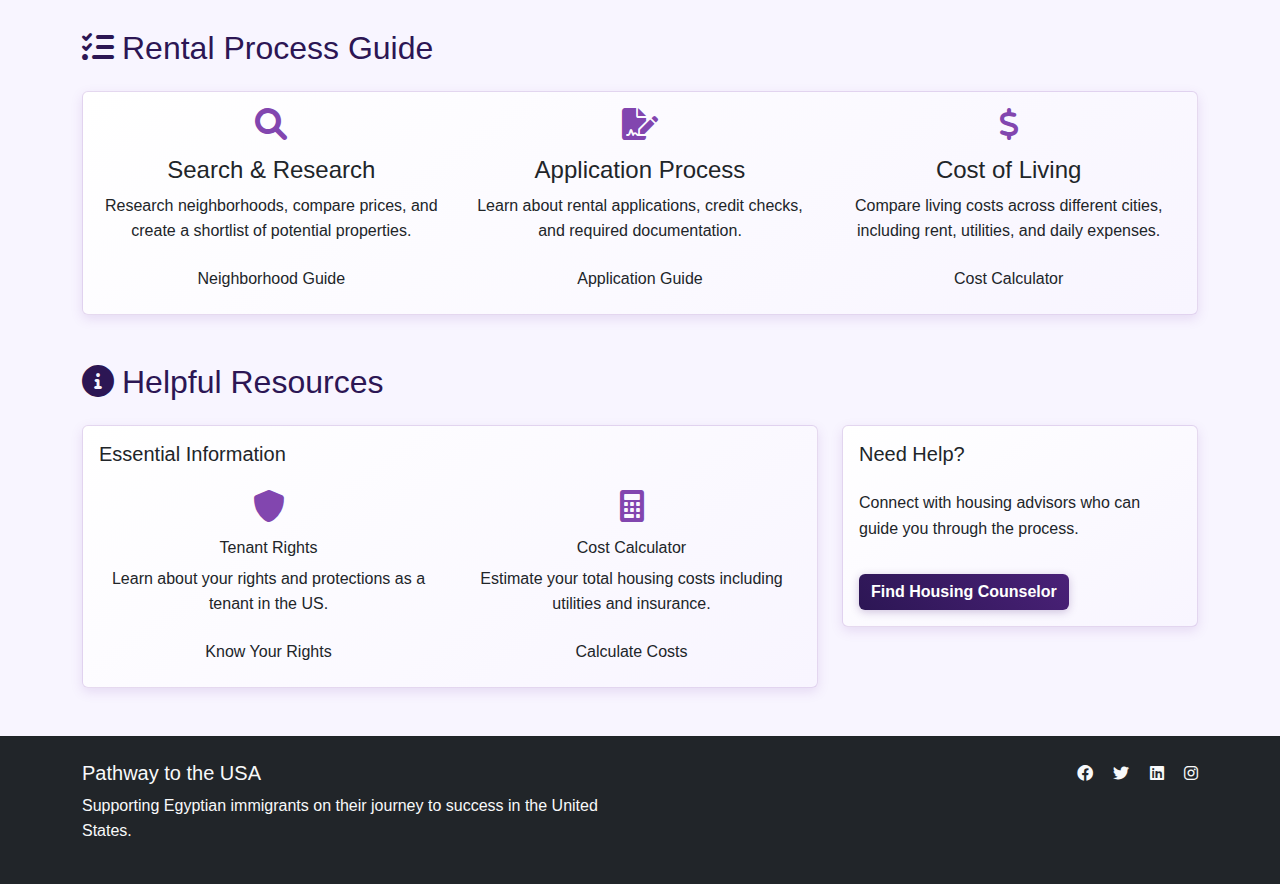
<file: pages/housing.html>
<!DOCTYPE html>
<html lang="en">
<head>
    <meta charset="UTF-8">
    <meta name="viewport" content="width=device-width, initial-scale=1.0">
    <title>Housing Guide - Pathway to the USA</title>
    <link href="https://cdn.jsdelivr.net/npm/bootstrap@5.3.0/dist/css/bootstrap.min.css" rel="stylesheet">
    <link href="../css/custom.css" rel="stylesheet">
    <link rel="stylesheet" href="https://cdnjs.cloudflare.com/ajax/libs/font-awesome/6.0.0/css/all.min.css">
</head>
<body>
    <!-- Navigation Bar -->
    <nav class="navbar navbar-expand-lg navbar-light bg-light fixed-top">
        <div class="container">
            <a class="navbar-brand" href="../index.html">
                <i class="fas fa-plane-arrival me-2"></i>Pathway to the USA
            </a>
            <button class="navbar-toggler" type="button" data-bs-toggle="collapse" data-bs-target="#navbarNav">
                <span class="navbar-toggler-icon"></span>
            </button>
            <div class="collapse navbar-collapse" id="navbarNav">
                <ul class="navbar-nav ms-auto">
                    <li class="nav-item">
                        <a class="nav-link" href="visa.html">
                            <i class="fas fa-passport me-2"></i>Visa & Immigration
                        </a>
                    </li>
                    <li class="nav-item">
                        <a class="nav-link active" href="housing.html">
                            <i class="fas fa-home me-2"></i>Housing
                        </a>
                    </li>
                    <li class="nav-item">
                        <a class="nav-link" href="employment.html">
                            <i class="fas fa-briefcase me-2"></i>Employment
                        </a>
                    </li>
                    <li class="nav-item">
                        <a class="nav-link" href="education.html">
                            <i class="fas fa-graduation-cap me-2"></i>Education
                        </a>
                    </li>
                    <li class="nav-item">
                        <a class="nav-link" href="healthcare.html">
                            <i class="fas fa-hospital me-2"></i>Healthcare
                        </a>
                    </li>
                    <li class="nav-item">
                        <a class="nav-link" href="culture.html">
                            <i class="fas fa-globe me-2"></i>Cultural Integration
                        </a>
                    </li>
                    <li class="nav-item">
                        <a class="nav-link" href="contact.html">
                            <i class="fas fa-envelope me-2"></i>Contact Us
                        </a>
                    </li>
                </ul>
            </div>
            <div class="language-selector ms-3">
                <select onchange="window.location.href=this.value;" class="form-select form-select-sm bg-light border-0">
                    <option value="#">🌐 Language</option>
                    <option value="https://translate.google.com/translate?hl=en&sl=en&tl=ar&u=https://yousif-elfeky.github.io/pathways-us-website/pages/housing.html">
                        🇪🇬 العربية
                    </option>
                    <option value="https://yousif-elfeky.github.io/pathways-us-website/pages/housing.html">
                        🇺🇸 English
                    </option>
                </select>
            </div>
    </nav>

    <!-- Hero Section -->
    <header class="hero-section housing-hero">
        <div class="container">
            <div class="row align-items-center">
                <div class="col-lg-8">
                    <h1 class="display-4 text-white fw-bold">Housing Guide</h1>
                    <p class="lead text-white mb-4">Finding your home in the United States</p>
                </div>
            </div>
        </div>
    </header>

    <!-- Main Content -->
    <main class="container">
        <!-- Comprehensive Housing Guidance Section -->
<section class="detailed-housing-info py-5">
    <div class="container">
        <h2 class="text-center mb-5"><i class="fas fa-home me-2"></i>Comprehensive Housing Guide for Egyptian Immigrants</h2>
        
        <div class="row">
            <div class="col-lg-4 mb-4">
                <div class="card h-100">
                    <div class="card-body">
                        <h3 class="card-title"><i class="fas fa-map-marker-alt text-primary me-2"></i>Choosing the Right Location</h3>
                        <p>Finding the perfect neighborhood involves considering multiple factors that affect your daily life. Research crime rates, school districts, and community amenities. Consider commute times to work or study locations. Look into the local Egyptian community presence and cultural resources. Check the <a href="https://www.neighborhoodscout.com/" target="_blank">NeighborhoodScout</a> and <a href="https://www.niche.com/places-to-live/" target="_blank">Niche</a> for detailed area insights.</p>
                    </div>
                </div>
            </div>

            <div class="col-lg-4 mb-4">
                <div class="card h-100">
                    <div class="card-body">
                        <h3 class="card-title"><i class="fas fa-file-invoice-dollar text-primary me-2"></i>Financial Planning</h3>
                        <p>Understanding housing costs in the US requires careful financial planning. Consider rent prices, utilities, insurance, and maintenance costs. Learn about credit scores and their impact on housing options. Visit <a href="https://www.bankrate.com/mortgages/rent-vs-buy-calculator/" target="_blank">Bankrate's calculator</a> for rent vs. buy comparisons and <a href="https://www.creditkarma.com/" target="_blank">Credit Karma</a> for credit score information.</p>
                    </div>
                </div>
            </div>

            <div class="col-lg-4 mb-4">
                <div class="card h-100">
                    <div class="card-body">
                        <h3 class="card-title"><i class="fas fa-legal text-primary me-2"></i>Legal Considerations</h3>
                        <p>Know your rights and responsibilities as a tenant or homeowner. Understand lease agreements, security deposits, and maintenance obligations. Learn about fair housing laws and discrimination protections. Reference the <a href="https://www.hud.gov/topics/rental_assistance" target="_blank">HUD rental guide</a> and <a href="https://www.usa.gov/housing" target="_blank">USA.gov housing resources</a> for comprehensive information.</p>
                    </div>
                </div>
            </div>
        </div>
    </div>
</section>
        <!-- Housing Options -->
        <section class="mb-5">
            <h2 class="mb-4 section-title"><i class="fas fa-building me-2"></i>Housing Options</h2>
            <div class="row g-4">
                <div class="col-md-4">
                    <div class="card h-100 feature-card">
                        <div class="card-body text-center">
                            <div class="icon-circle mb-3">
                                <i class="fas fa-home fa-3x"></i>
                            </div>
                            <h3 class="card-title h5">Apartments</h3>
                            <p>Explore various apartment options from studios to multi-bedroom units. Most apartments offer amenities like fitness centers, parking, and maintenance services. Perfect for singles, couples, or small families. Many complexes offer flexible lease terms and utilities included. Check <a href="https://www.apartments.com" target="_blank">Apartments.com</a> and <a href="https://www.rentcafe.com" target="_blank">RentCafe</a> for listings.</p>
                            <div class="text-center">
                                <a href="https://www.apartments.com" target="_blank" class="btn btn-gradient mt-3">Find Apartments</a>
                            </div>
                        </div>
                    </div>
                </div>
                <div class="col-md-4">
                    <div class="card h-100 feature-card">
                        <div class="card-body text-center">
                            <div class="icon-circle mb-3">
                                <i class="fas fa-house-user fa-3x"></i>
                            </div>
                            <h3 class="card-title h5">Houses</h3>
                            <p>Single-family homes offer more space and privacy. Ideal for larger families or those seeking a long-term residence. Consider factors like yard maintenance, utilities, and neighborhood characteristics. Visit <a href="https://www.zillow.com" target="_blank">Zillow</a> and <a href="https://www.realtor.com" target="_blank">Realtor.com</a> for comprehensive listings.</p>
                            <div class="text-center">
                                <a href="https://www.zillow.com/homes/for_rent" target="_blank" class="btn btn-gradient mt-3">Browse Houses</a>
                            </div>
                        </div>
                    </div>
                </div>
                <div class="col-md-4">
                    <div class="card h-100 feature-card">
                        <div class="card-body text-center">
                            <div class="icon-circle mb-3">
                                <i class="fas fa-people-arrows fa-3x"></i>
                            </div>
                            <h3 class="card-title h5">Shared Living</h3>
                            <p>Cost-effective option with built-in social connections. Great for students or young professionals. Share common spaces while maintaining private bedrooms. Find compatible roommates through <a href="https://www.roommates.com" target="_blank">Roommates.com</a> or <a href="https://www.spareroom.com" target="_blank">SpareRoom</a>.</p>
                            <div class="text-center">
                                <a href="https://www.roommates.com" target="_blank" class="btn btn-gradient mt-3">Find Roommates</a>
                            </div>
                        </div>
                    </div>
                </div>
            </div>
        </section>

        <!-- Rental Process -->
        <section class="mb-5">
            <h2 class="mb-4 section-title"><i class="fas fa-tasks me-2"></i>Rental Process Guide</h2>
            <div class="card feature-card">
                <div class="card-body">
                    <div class="row g-4">
                        <div class="col-md-4">
                            <div class="text-center">
                                <i class="fas fa-search fa-2x text-primary mb-3"></i>
                                <h4>Search & Research</h4>
                                <p>Research neighborhoods, compare prices, and create a shortlist of potential properties.</p>
                                <a href="https://www.apartments.com/blog/cities-neighborhoods" target="_blank" class="btn btn-gradient">Neighborhood Guide</a>
                            </div>
                        </div>
                        <div class="col-md-4">
                            <div class="text-center">
                                <i class="fas fa-file-signature fa-2x text-primary mb-3"></i>
                                <h4>Application Process</h4>
                                <p>Learn about rental applications, credit checks, and required documentation.</p>
                                <a href="https://draperandkramer.com/news-and-insights/the-rental-application-process-what-to-expect-when-applying/" target="_blank" class="btn btn-gradient">Application Guide</a>
                            </div>
                        </div>
                        <div class="col-md-4">
                            <div class="text-center">
                                <i class="fas fa-dollar-sign fa-2x text-primary mb-3"></i>
                                <h4>Cost of Living</h4>
                                <p>Compare living costs across different cities, including rent, utilities, and daily expenses.</p>
                                <a href="https://www.numbeo.com/cost-of-living/" target="_blank" class="btn btn-gradient">Cost Calculator</a>
                            </div>
                        </div>
                    </div>
                </div>
            </div>
        </section>

        <!-- Resources -->
        <section class="mb-5">
            <h2 class="mb-4 section-title"><i class="fas fa-info-circle me-2"></i>Helpful Resources</h2>
            <div class="row g-4">
                <div class="col-lg-8">
                    <div class="card feature-card">
                        <div class="card-body">
                            <h3 class="h5 mb-4">Essential Information</h3>
                            <div class="row g-4">
                                <div class="col-md-6">
                                    <div class="resource-item text-center">
                                        <i class="fas fa-shield-alt fa-2x mb-3 text-primary"></i>
                                        <h4 class="h6">Tenant Rights</h4>
                                        <p>Learn about your rights and protections as a tenant in the US.</p>
                                        <a href="https://www.colorado.edu/studentaffairs/2023/09/25/know-your-rights-understanding-your-tenant-rights" target="_blank" class="btn btn-gradient">Know Your Rights</a>
                                    </div>
                                </div>
                                <div class="col-md-6">
                                    <div class="resource-item text-center">
                                        <i class="fas fa-calculator fa-2x mb-3 text-primary"></i>
                                        <h4 class="h6">Cost Calculator</h4>
                                        <p>Estimate your total housing costs including utilities and insurance.</p>
                                        <a href="https://www.calculator.net/rental-property-calculator.html" target="_blank" class="btn btn-gradient">Calculate Costs</a>
                                    </div>
                                </div>
                            </div>
                        </div>
                    </div>
                </div>
                <div class="col-lg-4">
                    <div class="card feature-card bg-light">
                        <div class="card-body">
                            <h3 class="h5 mb-4 text-dark">Need Help?</h3>
                            <p class="text-dark">Connect with housing advisors who can guide you through the process.</p>
                            <a href="https://www.hud.gov/topics/housing_counseling" target="_blank" class="btn btn-primary mt-3">Find Housing Counselor</a>
                        </div>
                    </div>
                </div>
            </div>
        </section>
    </main>

    <!-- Footer -->
    <footer class="bg-dark text-light py-4">
        <div class="container">
            <div class="row g-4">
                <div class="col-md-6">
                    <h5>Pathway to the USA</h5>
                    <p>Supporting Egyptian immigrants on their journey to success in the United States.</p>
                </div>
                <div class="col-md-6 text-md-end">
                    <div class="social-links">
                        <a href="#" class="text-light me-3"><i class="fab fa-facebook"></i></a>
                        <a href="#" class="text-light me-3"><i class="fab fa-twitter"></i></a>
                        <a href="#" class="text-light me-3"><i class="fab fa-linkedin"></i></a>
                        <a href="#" class="text-light"><i class="fab fa-instagram"></i></a>
                    </div>
                </div>
            </div>
        </div>
    </footer>

    <script src="https://cdn.jsdelivr.net/npm/bootstrap@5.3.0/dist/js/bootstrap.bundle.min.js"></script>
    <script src="../js/main.js"></script>
</body>
</html>
</file>
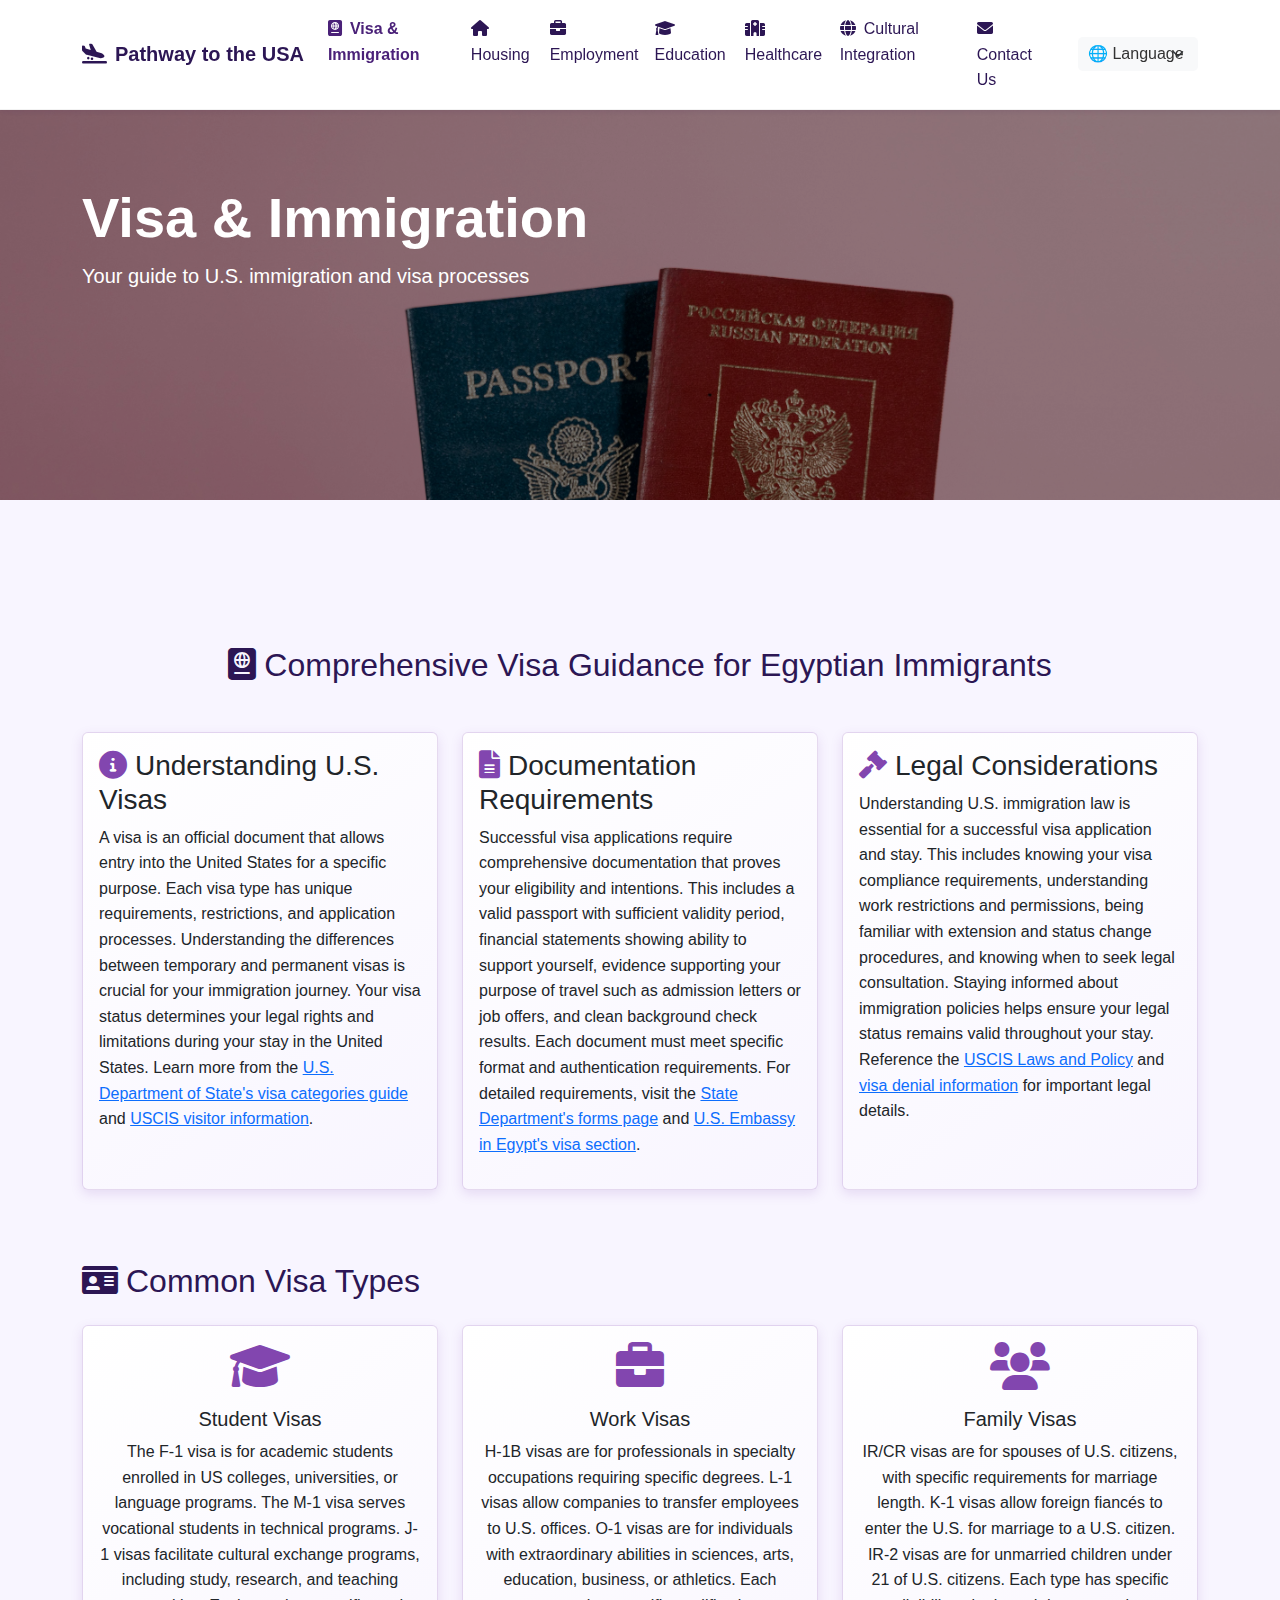
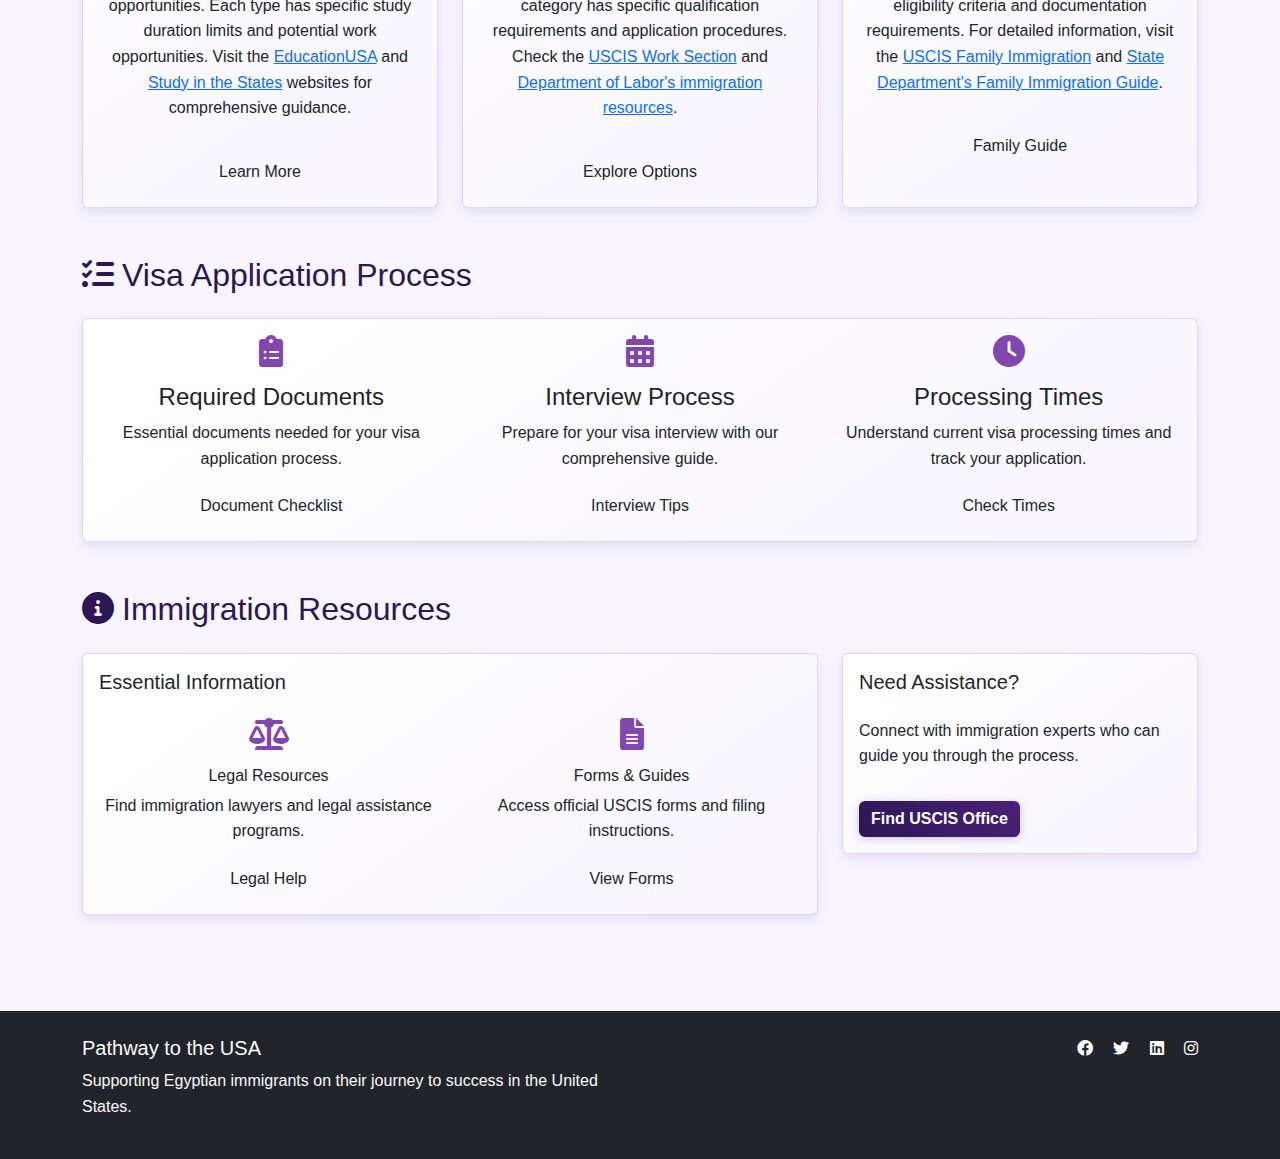
<file: pages/visa.html>
<!DOCTYPE html>
<html lang="en">
<head>
    <meta charset="UTF-8">
    <meta name="viewport" content="width=device-width, initial-scale=1.0">
    <title>Visa & Immigration - Pathway to the USA</title>
    <link href="https://cdn.jsdelivr.net/npm/bootstrap@5.3.0/dist/css/bootstrap.min.css" rel="stylesheet">
    <link href="../css/custom.css" rel="stylesheet">
    <link rel="stylesheet" href="https://cdnjs.cloudflare.com/ajax/libs/font-awesome/6.0.0/css/all.min.css">
</head>
<body>
    <!-- Navigation Bar -->
    <nav class="navbar navbar-expand-lg navbar-light bg-light fixed-top">
        <div class="container">
            <a class="navbar-brand" href="../index.html">
                <i class="fas fa-plane-arrival me-2"></i>Pathway to the USA
            </a>
            <button class="navbar-toggler" type="button" data-bs-toggle="collapse" data-bs-target="#navbarNav">
                <span class="navbar-toggler-icon"></span>
            </button>
            <div class="collapse navbar-collapse" id="navbarNav">
                <ul class="navbar-nav ms-auto">
                    <li class="nav-item">
                        <a class="nav-link active" href="visa.html"><i class="fas fa-passport me-2"></i>Visa & Immigration</a>
                    </li>
                    <li class="nav-item">
                        <a class="nav-link" href="housing.html"><i class="fas fa-home me-2"></i>Housing</a>
                    </li>
                    <li class="nav-item">
                        <a class="nav-link" href="employment.html"><i class="fas fa-briefcase me-2"></i>Employment</a>
                    </li>
                    <li class="nav-item">
                        <a class="nav-link" href="education.html"><i class="fas fa-graduation-cap me-2"></i>Education</a>
                    </li>
                    <li class="nav-item">
                        <a class="nav-link" href="healthcare.html"><i class="fas fa-hospital me-2"></i>Healthcare</a>
                    </li>
                    <li class="nav-item">
                        <a class="nav-link" href="culture.html"><i class="fas fa-globe me-2"></i>Cultural Integration</a>
                    </li>
                    <li class="nav-item">
                        <a class="nav-link" href="contact.html"><i class="fas fa-envelope me-2"></i>Contact Us</a>
                    </li>
                </ul>
                <div class="language-selector ms-3">
                    <select onchange="window.location.href=this.value;" class="form-select form-select-sm bg-light border-0">
                        <option value="#">🌐 Language</option>
                        <option value="https://translate.google.com/translate?hl=en&sl=en&tl=ar&u=https://yousif-elfeky.github.io/pathways-us-website/pages/visa.html">
                            🇪🇬 العربية
                        </option>
                        <option value="https://yousif-elfeky.github.io/pathways-us-website/pages/visa.html">
                            🇺🇸 English
                        </option>
                    </select>
                </div>
            </div>
        </div>
    </nav>

    <!-- Page Header -->
    <header class="hero-section visa-hero">
        <div class="container">
            <div class="row align-items-center">
                <div class="col-lg-8">
                    <h1 class="display-4 text-white fw-bold">Visa & Immigration</h1>
                    <p class="lead text-white mb-4">Your guide to U.S. immigration and visa processes</p>
                </div>
            </div>
        </div>
    </header>

    <main class="py-5">
        <!-- Comprehensive Visa Guidance Section -->
<section class="detailed-visa-info py-5">
    <div class="container">
        <h2 class="text-center mb-5"><i class="fas fa-passport me-2"></i>Comprehensive Visa Guidance for Egyptian Immigrants</h2>
        
        <div class="row">
            <div class="col-lg-4 mb-4">
                <div class="card h-100">
                    <div class="card-body">
                        <h3 class="card-title"><i class="fas fa-info-circle text-primary me-2"></i>Understanding U.S. Visas</h3>
                        <p>A visa is an official document that allows entry into the United States for a specific purpose. Each visa type has unique requirements, restrictions, and application processes. Understanding the differences between temporary and permanent visas is crucial for your immigration journey. Your visa status determines your legal rights and limitations during your stay in the United States. Learn more from the <a href="https://travel.state.gov/content/travel/en/us-visas/visa-information-resources/all-visa-categories.html" target="_blank">U.S. Department of State's visa categories guide</a> and <a href="https://www.uscis.gov/visit-the-united-states" target="_blank">USCIS visitor information</a>.</p>
                    </div>
                </div>
            </div>

            <div class="col-lg-4 mb-4">
                <div class="card h-100">
                    <div class="card-body">
                        <h3 class="card-title"><i class="fas fa-file-alt text-primary me-2"></i>Documentation Requirements</h3>
                        <p>Successful visa applications require comprehensive documentation that proves your eligibility and intentions. This includes a valid passport with sufficient validity period, financial statements showing ability to support yourself, evidence supporting your purpose of travel such as admission letters or job offers, and clean background check results. Each document must meet specific format and authentication requirements. For detailed requirements, visit the <a href="https://travel.state.gov/content/travel/en/us-visas/visa-information-resources/forms.html" target="_blank">State Department's forms page</a> and <a href="https://eg.usembassy.gov/visas/" target="_blank">U.S. Embassy in Egypt's visa section</a>.</p>
                    </div>
                </div>
            </div>

            <div class="col-lg-4 mb-4">
                <div class="card h-100">
                    <div class="card-body">
                        <h3 class="card-title"><i class="fas fa-gavel text-primary me-2"></i>Legal Considerations</h3>
                        <p>Understanding U.S. immigration law is essential for a successful visa application and stay. This includes knowing your visa compliance requirements, understanding work restrictions and permissions, being familiar with extension and status change procedures, and knowing when to seek legal consultation. Staying informed about immigration policies helps ensure your legal status remains valid throughout your stay. Reference the <a href="https://www.uscis.gov/laws-and-policy" target="_blank">USCIS Laws and Policy</a> and <a href="https://travel.state.gov/content/travel/en/us-visas/visa-information-resources/visa-denials.html" target="_blank">visa denial information</a> for important legal details.</p>
                    </div>
                </div>
            </div>
        </div>
    </div>
</section>
        <div class="container">
            <!-- Visa Types -->
            <section class="mb-5">
                <h2 class="mb-4 section-title"><i class="fas fa-id-card me-2"></i>Common Visa Types</h2>
                <div class="row g-4">
                    <div class="col-md-4">
                        <div class="card h-100 feature-card">
                            <div class="card-body text-center">
                                <div class="icon-circle mb-3">
                                    <i class="fas fa-graduation-cap fa-3x"></i>
                                </div>
                                <h3 class="card-title h5">Student Visas</h3>
                                <p>The F-1 visa is for academic students enrolled in US colleges, universities, or language programs. The M-1 visa serves vocational students in technical programs. J-1 visas facilitate cultural exchange programs, including study, research, and teaching opportunities. Each type has specific study duration limits and potential work opportunities. Visit the <a href="https://educationusa.state.gov/" target="_blank">EducationUSA</a> and <a href="https://studyinthestates.dhs.gov/" target="_blank">Study in the States</a> websites for comprehensive guidance.</p>
                                <div class="text-center">
                                    <a href="https://travel.state.gov/content/travel/en/us-visas/study.html" target="_blank" class="btn btn-gradient mt-3">Learn More</a>
                                </div>
                            </div>
                        </div>
                    </div>
                    <div class="col-md-4">
                        <div class="card h-100 feature-card">
                            <div class="card-body text-center">
                                <div class="icon-circle mb-3">
                                    <i class="fas fa-briefcase fa-3x"></i>
                                </div>
                                <h3 class="card-title h5">Work Visas</h3>
                                <p>H-1B visas are for professionals in specialty occupations requiring specific degrees. L-1 visas allow companies to transfer employees to U.S. offices. O-1 visas are for individuals with extraordinary abilities in sciences, arts, education, business, or athletics. Each category has specific qualification requirements and application procedures. Check the <a href="https://www.uscis.gov/working-in-the-united-states" target="_blank">USCIS Work Section</a> and <a href="https://www.dol.gov/agencies/whd/immigration" target="_blank">Department of Labor's immigration resources</a>.</p>
                                <div class="text-center">
                                    <a href="https://www.uscis.gov/working-in-the-united-states" target="_blank" class="btn btn-gradient mt-3">Explore Options</a>
                                </div>
                            </div>
                        </div>
                    </div>
                    <div class="col-md-4">
                        <div class="card h-100 feature-card">
                            <div class="card-body text-center">
                                <div class="icon-circle mb-3">
                                    <i class="fas fa-users fa-3x"></i>
                                </div>
                                <h3 class="card-title h5">Family Visas</h3>
                                <p>IR/CR visas are for spouses of U.S. citizens, with specific requirements for marriage length. K-1 visas allow foreign fiancés to enter the U.S. for marriage to a U.S. citizen. IR-2 visas are for unmarried children under 21 of U.S. citizens. Each type has specific eligibility criteria and documentation requirements. For detailed information, visit the <a href="https://www.uscis.gov/family" target="_blank">USCIS Family Immigration</a> and <a href="https://travel.state.gov/content/travel/en/us-visas/immigrate/family-immigration.html" target="_blank">State Department's Family Immigration Guide</a>.</p>
                                <div class="text-center">
                                    <a href="https://www.uscis.gov/family" target="_blank" class="btn btn-gradient mt-3">Family Guide</a>
                                </div>
                            </div>
                        </div>
                    </div>
                </div>
            </section>

            <!-- Application Process -->
            <section class="mb-5">
                <h2 class="mb-4 section-title"><i class="fas fa-tasks me-2"></i>Visa Application Process</h2>
                <div class="card feature-card">
                    <div class="card-body">
                        <div class="row g-4">
                            <div class="col-md-4">
                                <div class="text-center">
                                    <i class="fas fa-clipboard-list fa-2x text-primary mb-3"></i>
                                    <h4>Required Documents</h4>
                                    <p>Essential documents needed for your visa application process.</p>
                                    <a href="https://travel.state.gov/content/travel/en/us-visas/visa-information-resources/forms.html" target="_blank" class="btn btn-gradient">Document Checklist</a>
                                </div>
                            </div>
                            <div class="col-md-4">
                                <div class="text-center">
                                    <i class="fas fa-calendar-alt fa-2x text-primary mb-3"></i>
                                    <h4>Interview Process</h4>
                                    <p>Prepare for your visa interview with our comprehensive guide.</p>
                                    <a href="https://www.umb.edu/academics/global-programs/international-student-and-scholar-services/visa-interview-tips/" target="_blank" class="btn btn-gradient">Interview Tips</a>
                                </div>
                            </div>
                            <div class="col-md-4">
                                <div class="text-center">
                                    <i class="fas fa-clock fa-2x text-primary mb-3"></i>
                                    <h4>Processing Times</h4>
                                    <p>Understand current visa processing times and track your application.</p>
                                    <a href="https://travel.state.gov/content/travel/en/us-visas/visa-information-resources/wait-times.html" target="_blank" class="btn btn-gradient">Check Times</a>
                                </div>
                            </div>
                        </div>
                    </div>
                </div>
            </section>

            <!-- Resources -->
            <section class="mb-5">
                <h2 class="mb-4 section-title"><i class="fas fa-info-circle me-2"></i>Immigration Resources</h2>
                <div class="row g-4">
                    <div class="col-lg-8">
                        <div class="card feature-card">
                            <div class="card-body">
                                <h3 class="h5 mb-4">Essential Information</h3>
                                <div class="row g-4">
                                    <div class="col-md-6">
                                        <div class="resource-item text-center">
                                            <i class="fas fa-balance-scale fa-2x mb-3 text-primary"></i>
                                            <h4 class="h6">Legal Resources</h4>
                                            <p>Find immigration lawyers and legal assistance programs.</p>
                                            <a href="https://www.justice.gov/eoir/list-pro-bono-legal-service-providers" target="_blank" class="btn btn-gradient">Legal Help</a>
                                        </div>
                                    </div>
                                    <div class="col-md-6">
                                        <div class="resource-item text-center">
                                            <i class="fas fa-file-alt fa-2x mb-3 text-primary"></i>
                                            <h4 class="h6">Forms & Guides</h4>
                                            <p>Access official USCIS forms and filing instructions.</p>
                                            <a href="https://www.uscis.gov/forms/all-forms" target="_blank" class="btn btn-gradient">View Forms</a>
                                        </div>
                                    </div>
                                </div>
                            </div>
                        </div>
                    </div>
                    <div class="col-lg-4">
                        <div class="card feature-card bg-light">
                            <div class="card-body">
                                <h3 class="h5 mb-4 text-dark">Need Assistance?</h3>
                                <p class="text-dark">Connect with immigration experts who can guide you through the process.</p>
                                <a href="https://www.uscis.gov/about-us/find-a-uscis-office" target="_blank" class="btn btn-primary mt-3">Find USCIS Office</a>
                            </div>
                        </div>
                    </div>
                </div>
            </section>
        </div>
    </main>

    <!-- Footer -->
    <footer class="bg-dark text-light py-4">
        <div class="container">
            <div class="row g-4">
                <div class="col-md-6">
                    <h5>Pathway to the USA</h5>
                    <p>Supporting Egyptian immigrants on their journey to success in the United States.</p>
                </div>
                <div class="col-md-6 text-md-end">
                    <div class="social-links">
                        <a href="#" class="text-light me-3"><i class="fab fa-facebook"></i></a>
                        <a href="#" class="text-light me-3"><i class="fab fa-twitter"></i></a>
                        <a href="#" class="text-light me-3"><i class="fab fa-linkedin"></i></a>
                        <a href="#" class="text-light"><i class="fab fa-instagram"></i></a>
                    </div>
                </div>
            </div>
        </div>
    </footer>

    <script src="https://cdn.jsdelivr.net/npm/bootstrap@5.3.0/dist/js/bootstrap.bundle.min.js"></script>
    <script src="../js/main.js"></script>
</body>
</html>
</file>
<file: css/custom.css>
/* Root Variables */
:root {
    /* Primary Colors */
    --primary-color: #2c1654;
    --secondary-color: #4a2178;
    --accent-color: #8246af;
    --accent-light: #b87ce3;
    
    /* Background Colors */
    --background-light: #f8f5ff;   /* Very light purple background */
    --background-white: #ffffff;    /* Pure white */
    
    /* Text Colors */
    --text-color: #2c1654;         /* Dark purple text */
    --text-muted: #666276;         /* Muted text */
    
    /* Link Colors */
    --link-color: #5e35b1;
    --link-hover: #9c27b0;
    
    /* Status Colors */
    --success-color: #4caf50;      /* Green */
    --warning-color: #ff9800;      /* Orange */
    --info-color: #2196f3;         /* Blue */
    --error-color: #f44336;        /* Red */
    
    /* Card Colors */
    --card-gradient-start: #ffffff;
    --card-gradient-end: #f8f5ff;
    --card-border: rgba(130, 70, 175, 0.2);
    --card-shadow: rgba(130, 70, 175, 0.15);
}

/* Base Styles */
body {
    background-color: var(--background-light);
    color: var(--text-color);
    font-family: 'Inter', 'Segoe UI', Roboto, sans-serif;
    line-height: 1.6;
    scrollbar-width: thin;
    scrollbar-color: var(--primary-color) var(--background-light);
    .language-selector select {
    width: auto;
    padding: 5px 10px;
    font-size: 16px;
    border-radius: 5px;
    border: 1px solid #dee2e6;
    background-color: #f8f9fa;
    color: #333;
    cursor: pointer;
}
    /* Remove Google Translate Banner */
.goog-te-banner-frame {
    display: none !important;
}

body {
    top: 0 !important; /* Adjust body to avoid layout shift */
}

.language-selector select:focus {
    outline: none;
    border-color: #007bff;
}

}
.language-selector select {
    width: auto;
    padding: 5px 10px;
    font-size: 16px;
    border-radius: 5px;
    border: 1px solid #dee2e6;
    background-color: #f8f9fa;
    color: #2c1654;
    cursor: pointer;
}
.language-selector select:focus {
    outline: none;
    border-color: #2c1654;
}

/* Navigation */
.navbar {
    background-color: var(--background-white) !important;
    box-shadow: 0 2px 4px rgba(73, 34, 91, 0.1);
    border-bottom: 1px solid rgba(0,0,0,0.05);
}

.navbar-brand {
    color: var(--primary-color) !important;
    font-weight: 600;
}

.nav-link {
    color: var(--text-color) !important;
    transition: color 0.3s ease, transform 0.2s;
}

.nav-link:hover {
    color: var(--accent-color) !important;
    transform: scale(1.05);
}

.nav-link.active {
    color: var(--secondary-color) !important;
    font-weight: bold;
}

/* Hero Section */
.hero-section {
    background-size: cover;
    background-position: center;
    position: relative;
    min-height: 500px;
    display: flex;
    align-items: center;
    justify-content: center;
    margin-bottom: 50px;
    background-attachment: fixed;
}

.hero-section::before {
    content: "";
    position: absolute;
    top: 0;
    left: 0;
    width: 100%;
    height: 100%;
    background-color: rgba(0, 0, 0, 0.4);
    filter: brightness(0.7);
    z-index: 1;
}

.hero-section > .container {
    position: relative;
    z-index: 2;
}

body {
    top: 0px !important;
}



/* Hero Background Images */
.main-hero { background-image: url('../images/main-hero.jpg'); }
.housing-hero { background-image: url('../images/housing-hero.jpg'); }
.culture-hero { background-image: url('../images/culture-hero.jpg'); }
.healthcare-hero { background-image: url('../images/healthcare-hero.jpg'); }
.employment-hero { background-image: url('../images/employment-hero.jpg'); }
.education-hero { background-image: url('../images/education-hero.jpg'); }
.visa-hero { background-image: url('../images/visa-hero.jpg'); }
.contact-hero { background-image: url('../images/contact-hero.jpg'); }

/* Cards */
.card {
    background: linear-gradient(145deg, var(--card-gradient-start), var(--card-gradient-end));
    border: 1px solid var(--card-border);
    box-shadow: 0 4px 12px var(--card-shadow);
    transition: transform 0.3s ease, box-shadow 0.3s ease;
}

.card:hover {
    transform: translateY(-10px);
    box-shadow: 0 10px 20px rgba(0,0,0,0.1);
}

/* Buttons */
.btn-primary {
    background: linear-gradient(45deg, var(--primary-color), var(--secondary-color));
    border: none;
    color: white;
    font-weight: 600;
    box-shadow: 0 2px 8px rgba(74, 33, 120, 0.25);
    transition: all 0.3s ease;
}

.btn-primary:hover {
    background: linear-gradient(45deg, var(--secondary-color), var(--accent-color));
    transform: translateY(-2px);
    box-shadow: 0 4px 12px rgba(74, 33, 120, 0.35);
}

/* Footer */
footer {
    background-color: var(--background-white) !important;
    color: var(--text-color);
    border-top: 1px solid rgba(0,0,0,0.05);
}

/* Forms */
.form-control {
    background-color: var(--background-white);
    border: 1px solid rgba(0,0,0,0.1);
    color: var(--text-color);
}

.form-control:focus {
    border-color: var(--accent-color);
    box-shadow: 0 0 0 0.2rem rgba(165, 106, 189, 0.25);
}

/* Icons */
.text-primary,
.feature-card i,
.card i,
.resource-item i {
    color: var(--accent-color) !important;
}
.language-selector select {
    min-width: 120px;
    cursor: pointer;
}

.language-selector select:focus {
    box-shadow: none;
    border-color: transparent;
}
/* Media Queries */
@media (max-width: 991.98px) {
    .hero-section {
        min-height: 400px;
        padding: 60px 0;
    }
    
    .section-image {
        height: 300px;
        margin: 20px 0;
    }
}

@media (max-width: 768px) {
    .hero-section {
        background-attachment: scroll;
    }
}
</file>
<file: css/style.css>
/* Global Styles */
:root {
    --primary-color: #0d6efd;
    --primary-dark: #0a58ca;
    --primary-light: #e7f1ff;
}

body {
    font-family: 'Segoe UI', Tahoma, Geneva, Verdana, sans-serif;
    padding-top: 76px;
}

/* Navigation */
.navbar {
    box-shadow: 0 2px 4px rgba(0,0,0,0.1);
}

.navbar-brand {
    font-weight: 600;
}

.nav-link {
    position: relative;
    transition: color 0.3s ease;
}

.nav-link:hover {
    color: var(--primary-color) !important;
}

.nav-link::after {
    content: '';
    position: absolute;
    width: 0;
    height: 2px;
    bottom: 0;
    left: 50%;
    background-color: var(--primary-color);
    transition: all 0.3s ease;
    transform: translateX(-50%);
}

.nav-link:hover::after {
    width: 100%;
}

.nav-link.active::after {
    width: 100%;
}

/* Hero Section */
.hero-section {
    background: linear-gradient(135deg, #0d6efd 0%, #0a58ca 100%);
    color: white;
    padding: 100px 0;
    margin-top: -76px;
}

.hero-section h1 {
    font-size: 3rem;
    margin-bottom: 1.5rem;
}

/* Feature Cards */
.feature-card {
    background: white;
    border-radius: 10px;
    box-shadow: 0 4px 6px rgba(0,0,0,0.1);
    transition: transform 0.3s ease, box-shadow 0.3s ease;
    opacity: 0;
    transform: translateY(20px);
}

.feature-card:hover {
    transform: translateY(-10px);
    box-shadow: 0 6px 12px rgba(0,0,0,0.15);
}

.feature-card i {
    transition: transform 0.3s ease;
}

.feature-card:hover i {
    transform: scale(1.1);
}

/* Buttons */
.btn {
    position: relative;
    overflow: hidden;
    z-index: 1;
    transition: all 0.3s ease;
}

.btn::before {
    content: '';
    position: absolute;
    top: 0;
    left: -100%;
    width: 100%;
    height: 100%;
    background: linear-gradient(90deg, transparent, rgba(255,255,255,0.2), transparent);
    transition: all 0.5s ease;
    z-index: -1;
}

.btn:hover::before {
    left: 100%;
}

.btn-primary {
    background: linear-gradient(135deg, #0d6efd 0%, #0a58ca 100%);
    border: none;
}

.btn-outline-primary {
    border-color: var(--primary-color);
}

.btn-outline-primary:hover {
    background: linear-gradient(135deg, #0d6efd 0%, #0a58ca 100%);
    border-color: transparent;
}

/* Cards */
.card {
    border: none;
    box-shadow: 0 4px 6px rgba(0,0,0,0.1);
    transition: transform 0.3s ease, box-shadow 0.3s ease;
}

.card:hover {
    transform: translateY(-5px);
    box-shadow: 0 6px 12px rgba(0,0,0,0.15);
}

/* Icons */
.text-primary {
    background: linear-gradient(135deg, #0d6efd 0%, #0a58ca 100%);
    -webkit-background-clip: text;
    background-clip: text;
    -webkit-text-fill-color: transparent;
}

/* Footer */
footer {
    background: linear-gradient(135deg, #212529 0%, #343a40 100%);
}

.social-links a {
    transition: transform 0.3s ease;
    display: inline-block;
}

.social-links a:hover {
    transform: translateY(-3px);
}

/* Form Styles */
.form-control {
    border: 1px solid #dee2e6;
    border-radius: 5px;
    padding: 0.75rem 1rem;
    transition: all 0.3s ease;
}

.form-control:focus {
    border-color: var(--primary-color);
    box-shadow: 0 0 0 0.2rem rgba(13, 110, 253, 0.15);
}

.input-group-text {
    background: var(--primary-light);
    border: 1px solid #dee2e6;
    color: var(--primary-color);
}

/* Accordion Styles */
.accordion-button {
    background: white;
    box-shadow: none !important;
}

.accordion-button:not(.collapsed) {
    background: var(--primary-light);
    color: var(--primary-color);
}

.accordion-button::after {
    transition: transform 0.3s ease;
}

/* Animations */
@keyframes fadeInUp {
    from {
        opacity: 0;
        transform: translateY(20px);
    }
    to {
        opacity: 1;
        transform: translateY(0);
    }
}

.feature-card.show {
    animation: fadeInUp 0.6s ease forwards;
}

/* Responsive Design */
@media (max-width: 768px) {
    .hero-section {
        padding: 60px 0;
    }
    
    .hero-section h1 {
        font-size: 2.5rem;
    }
    
    .feature-card {
        margin-bottom: 1.5rem;
    }
}

/* Custom Scrollbar */
::-webkit-scrollbar {
    width: 10px;
}

::-webkit-scrollbar-track {
    background: #f1f1f1;
}

::-webkit-scrollbar-thumb {
    background: var(--primary-color);
    border-radius: 5px;
}

::-webkit-scrollbar-thumb:hover {
    background: var(--primary-dark);
}
</file>
